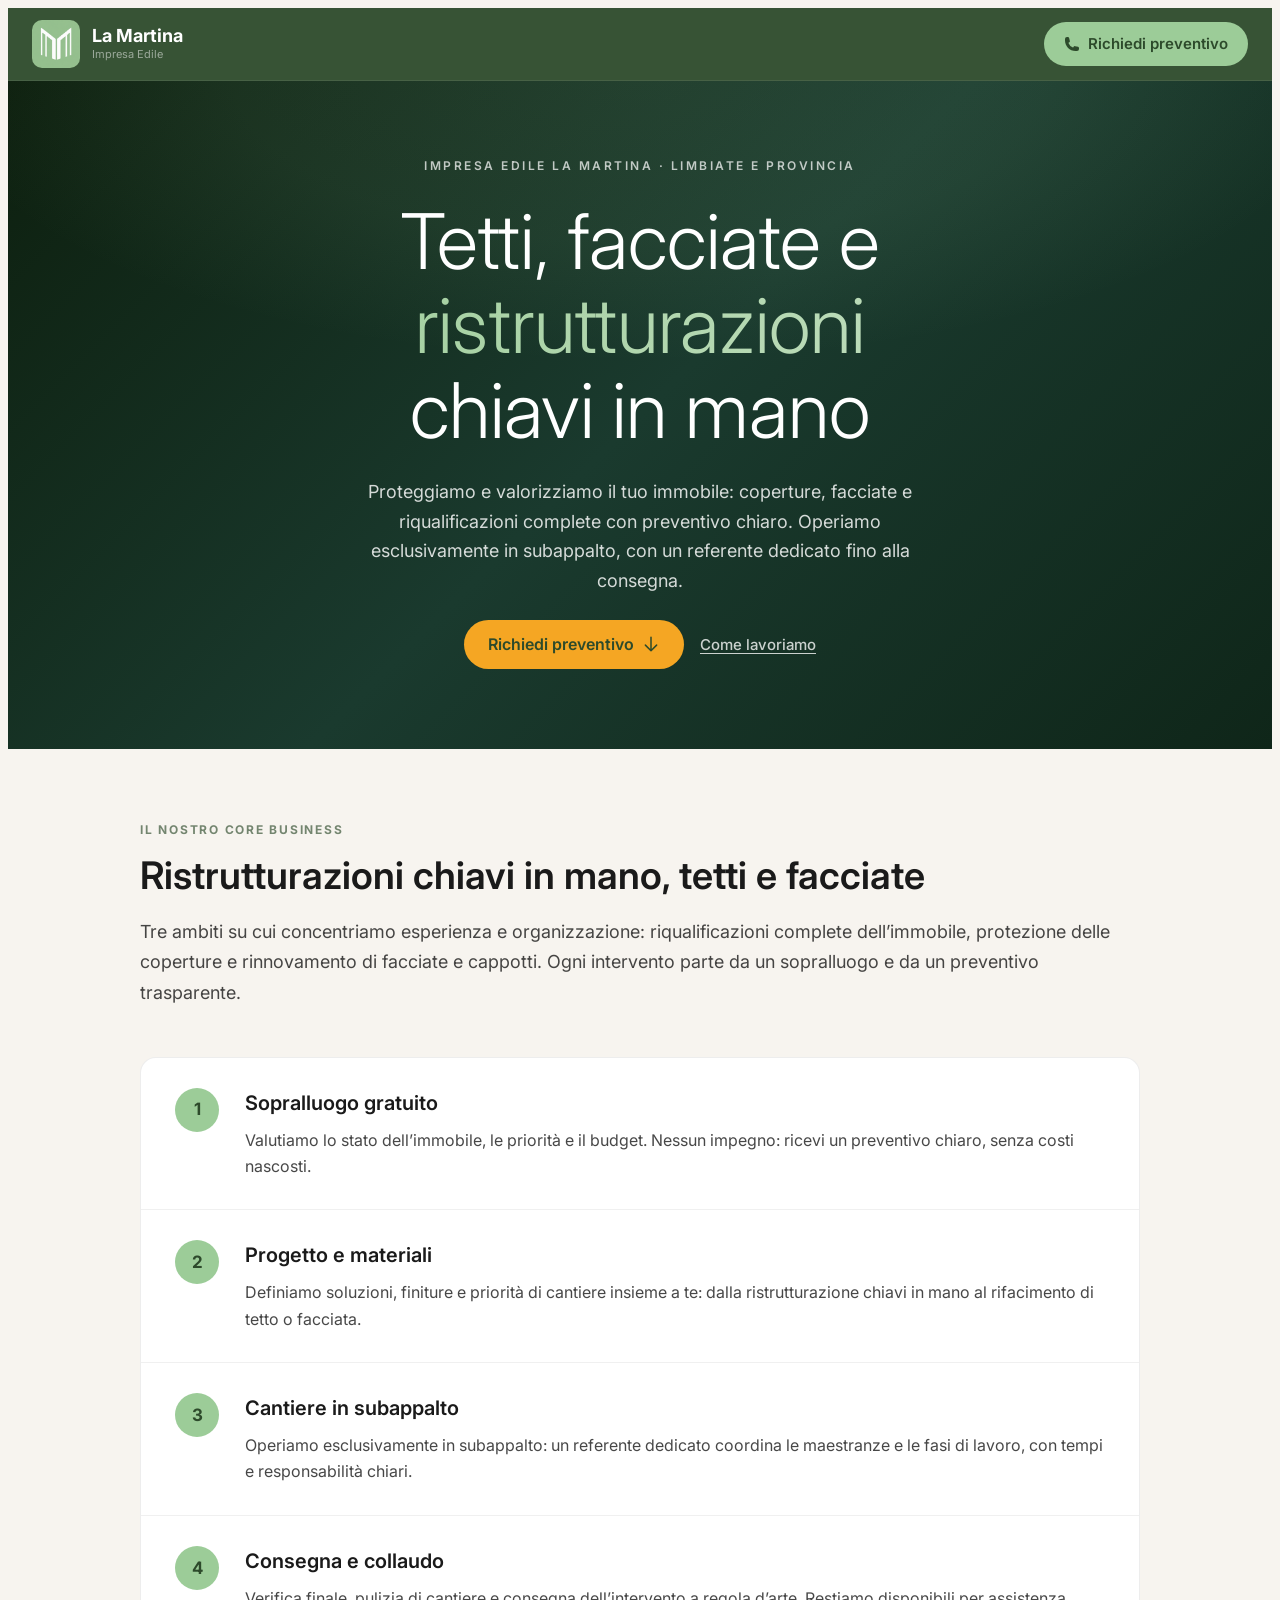
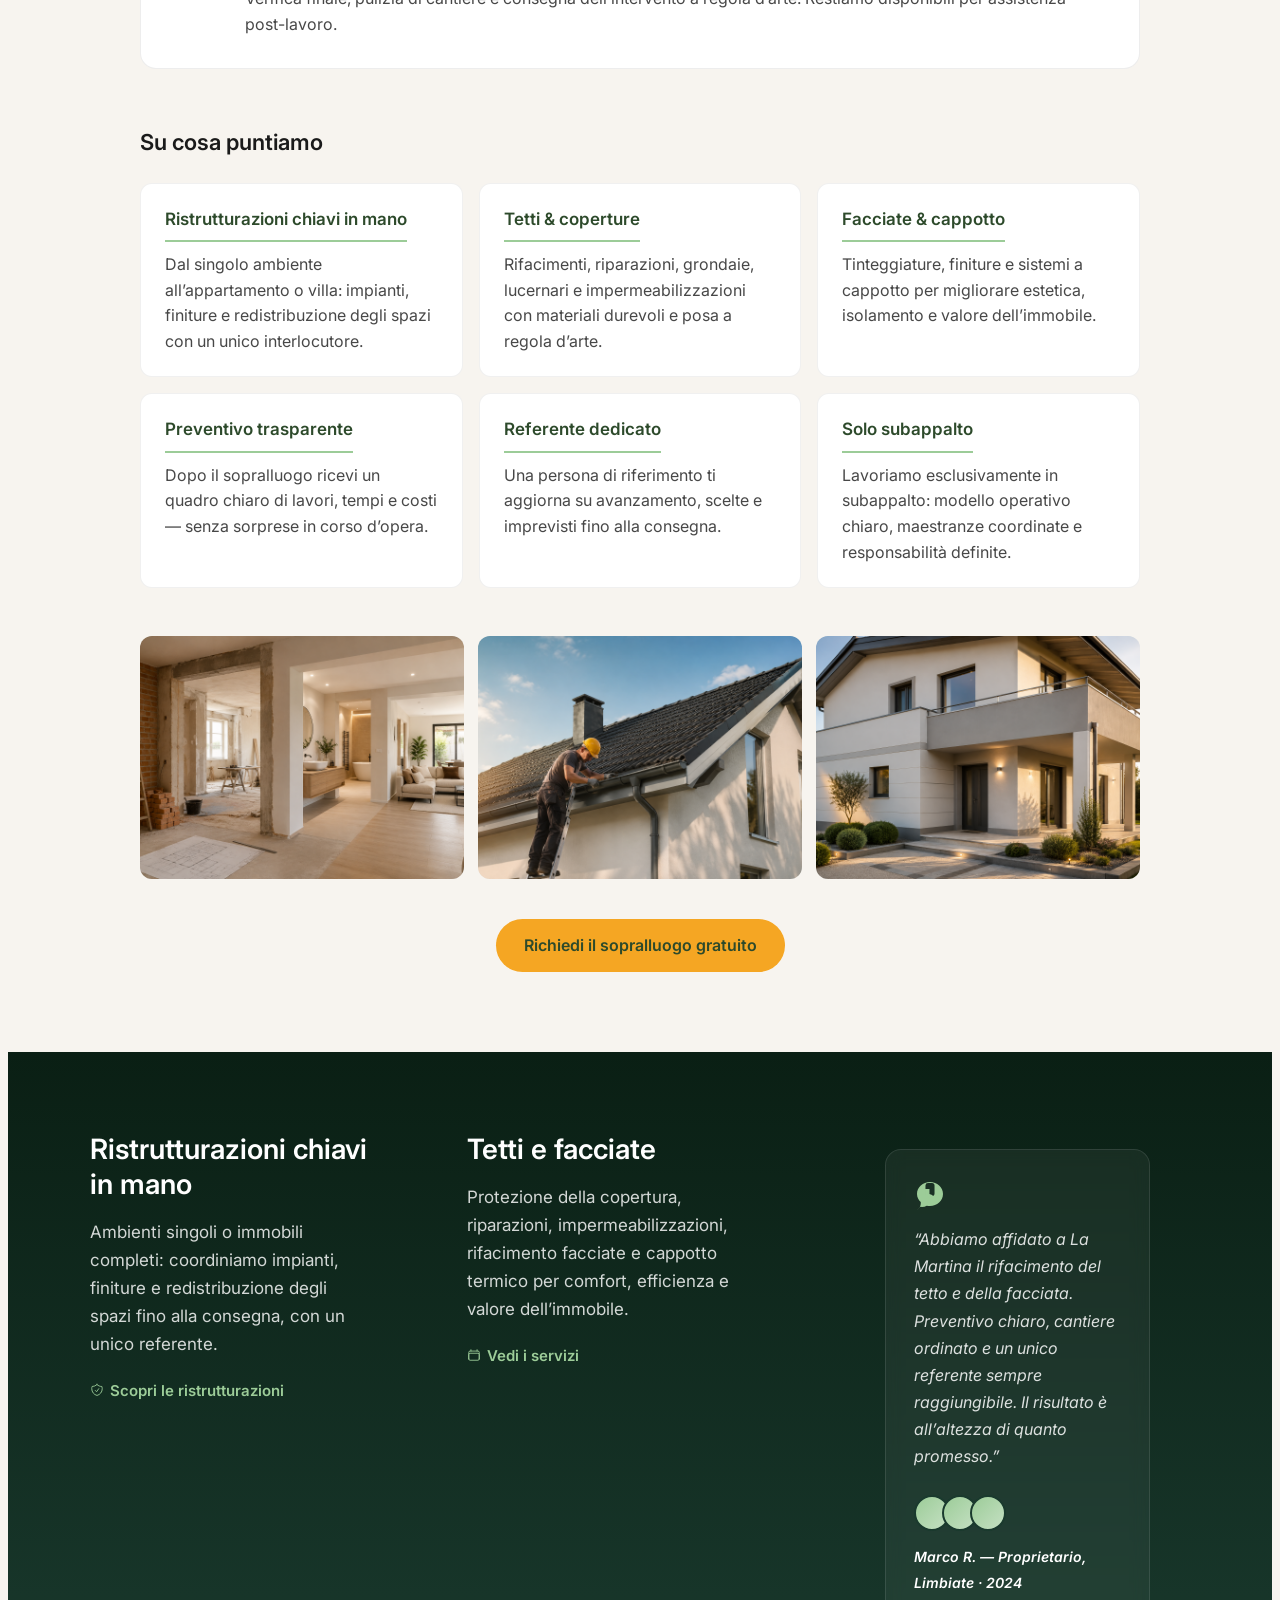
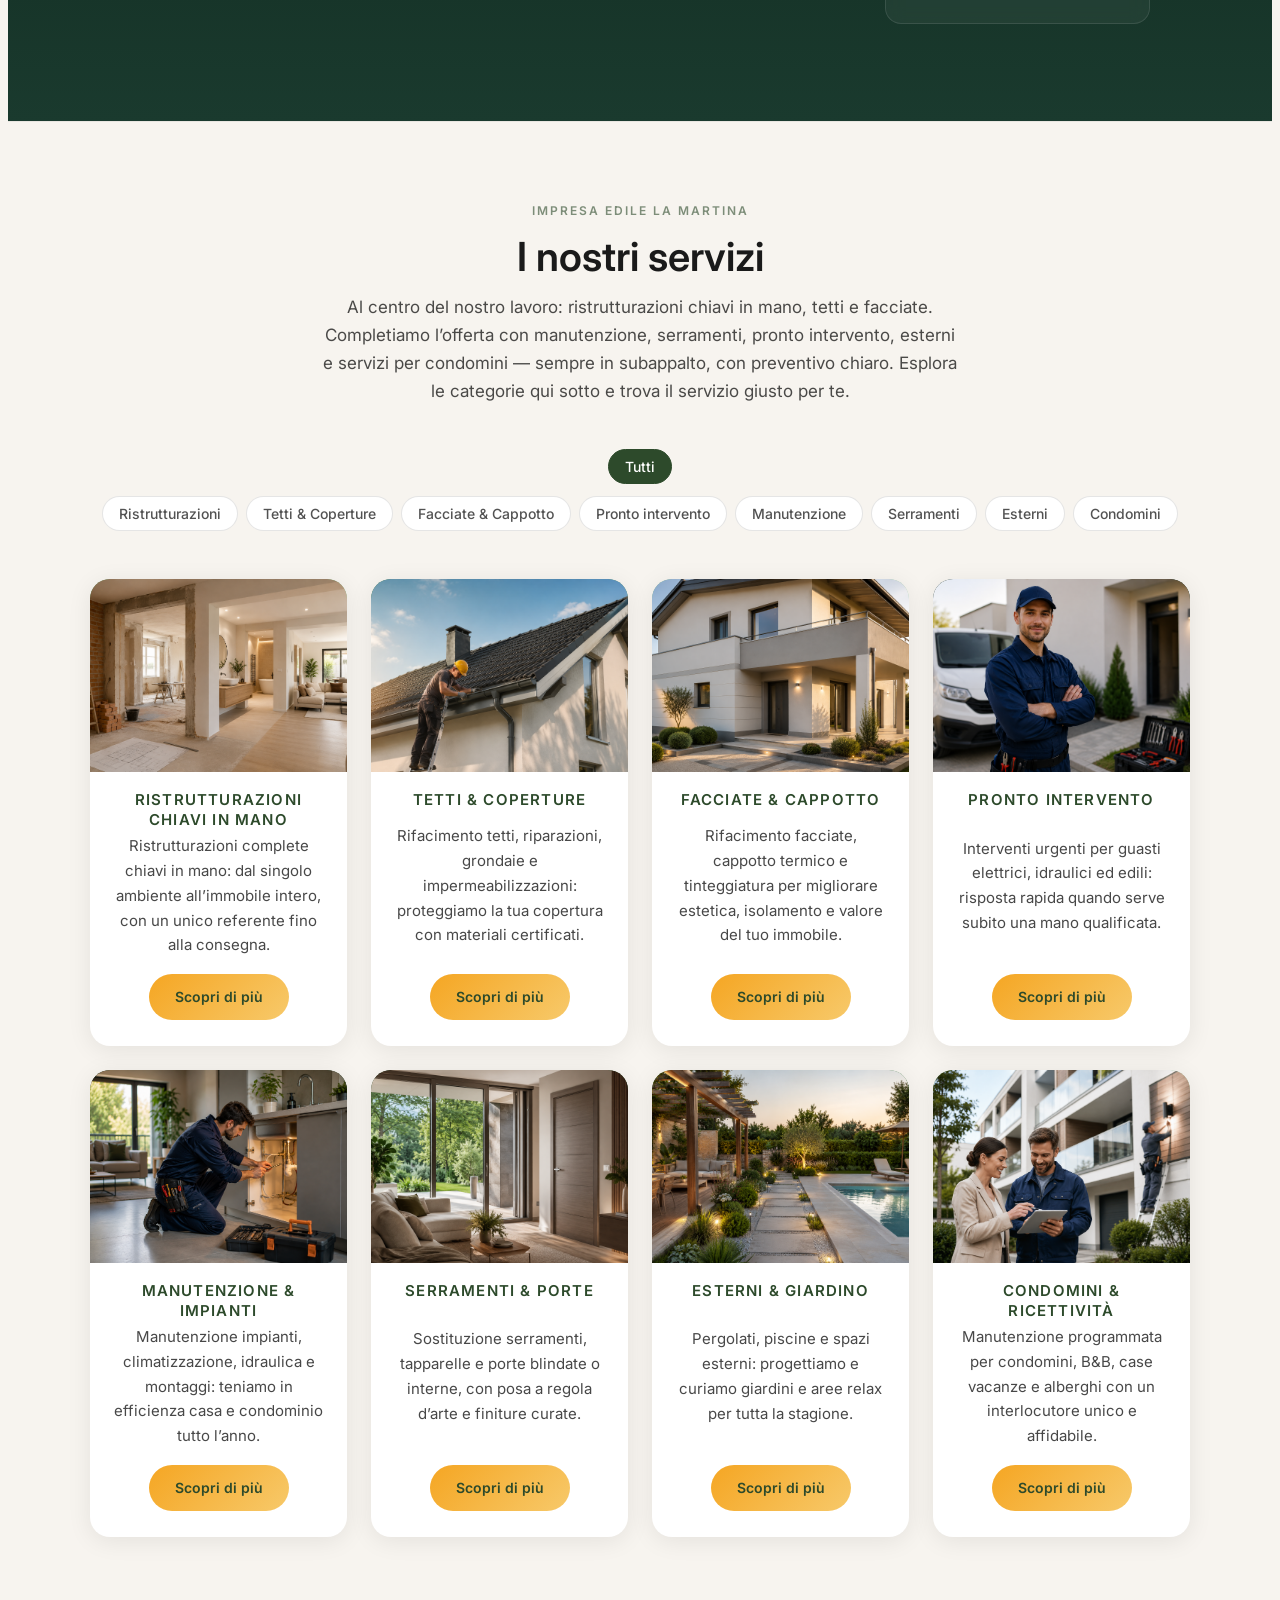
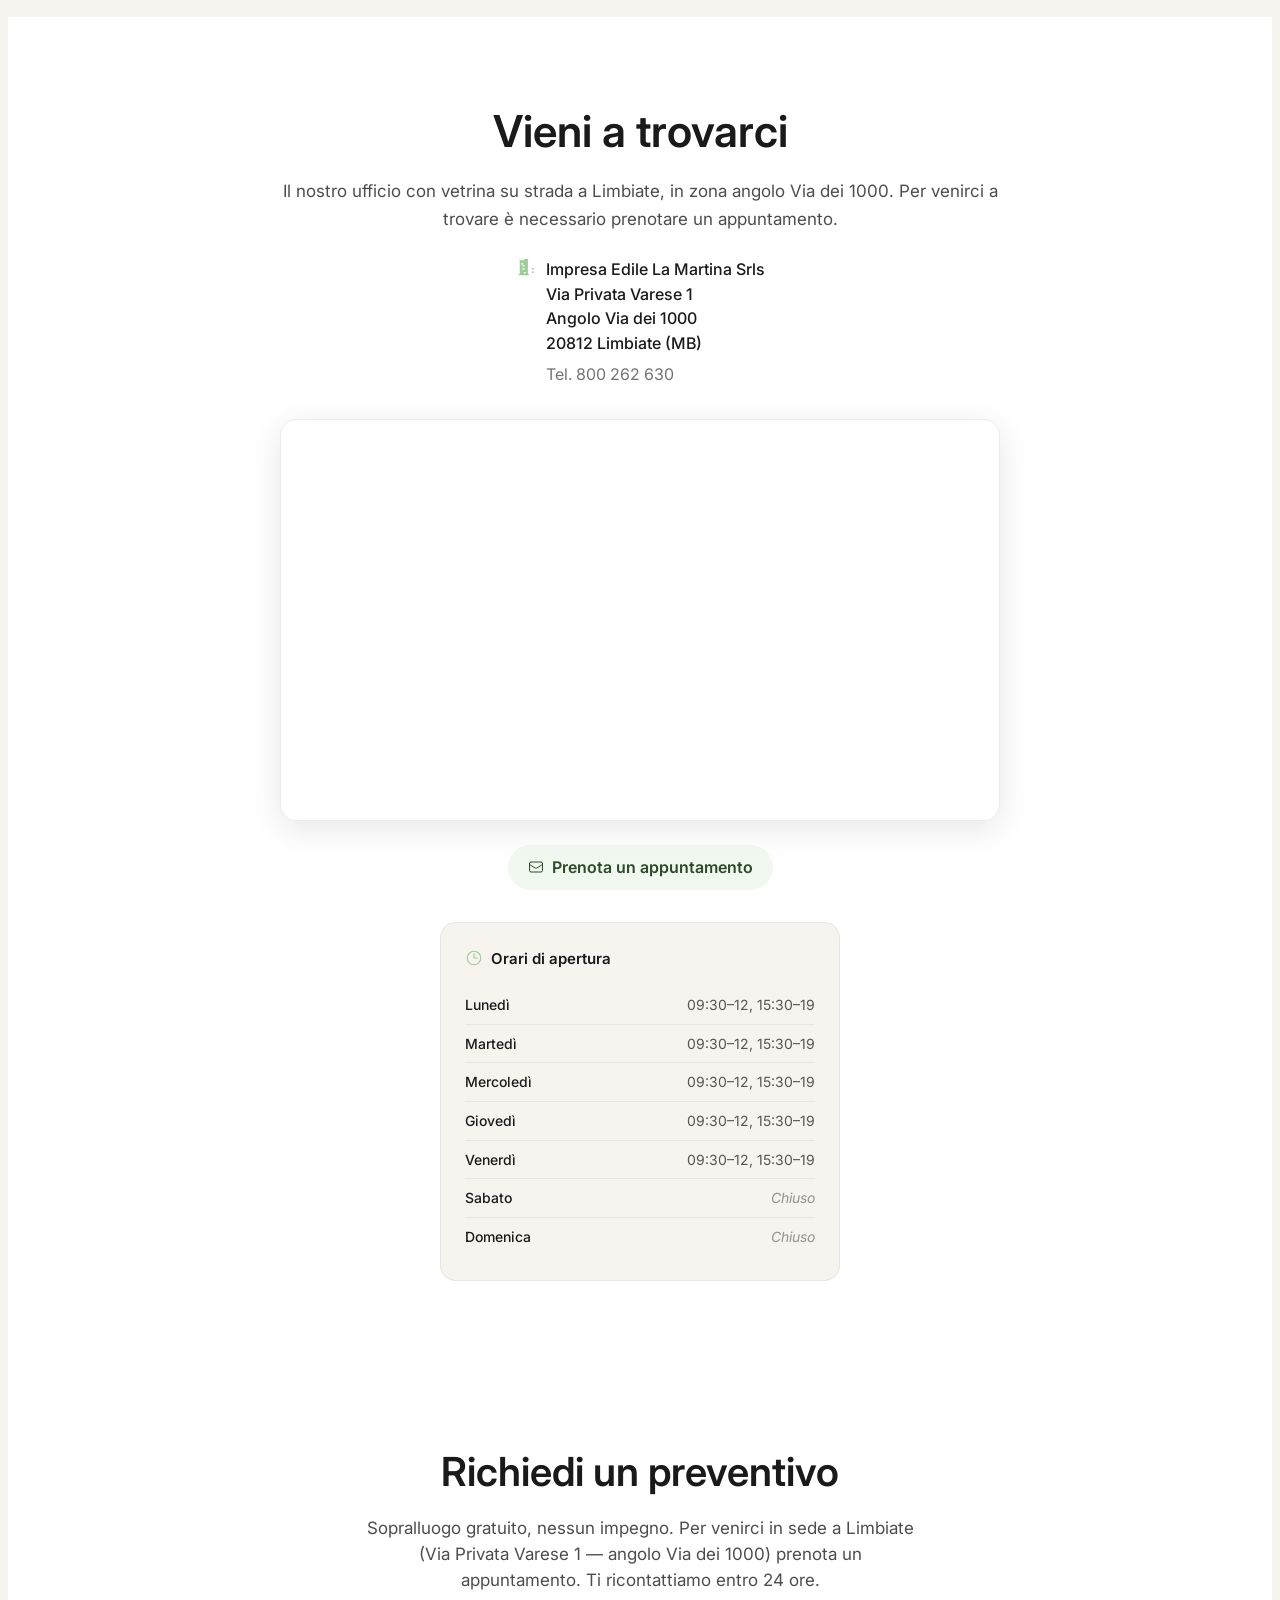
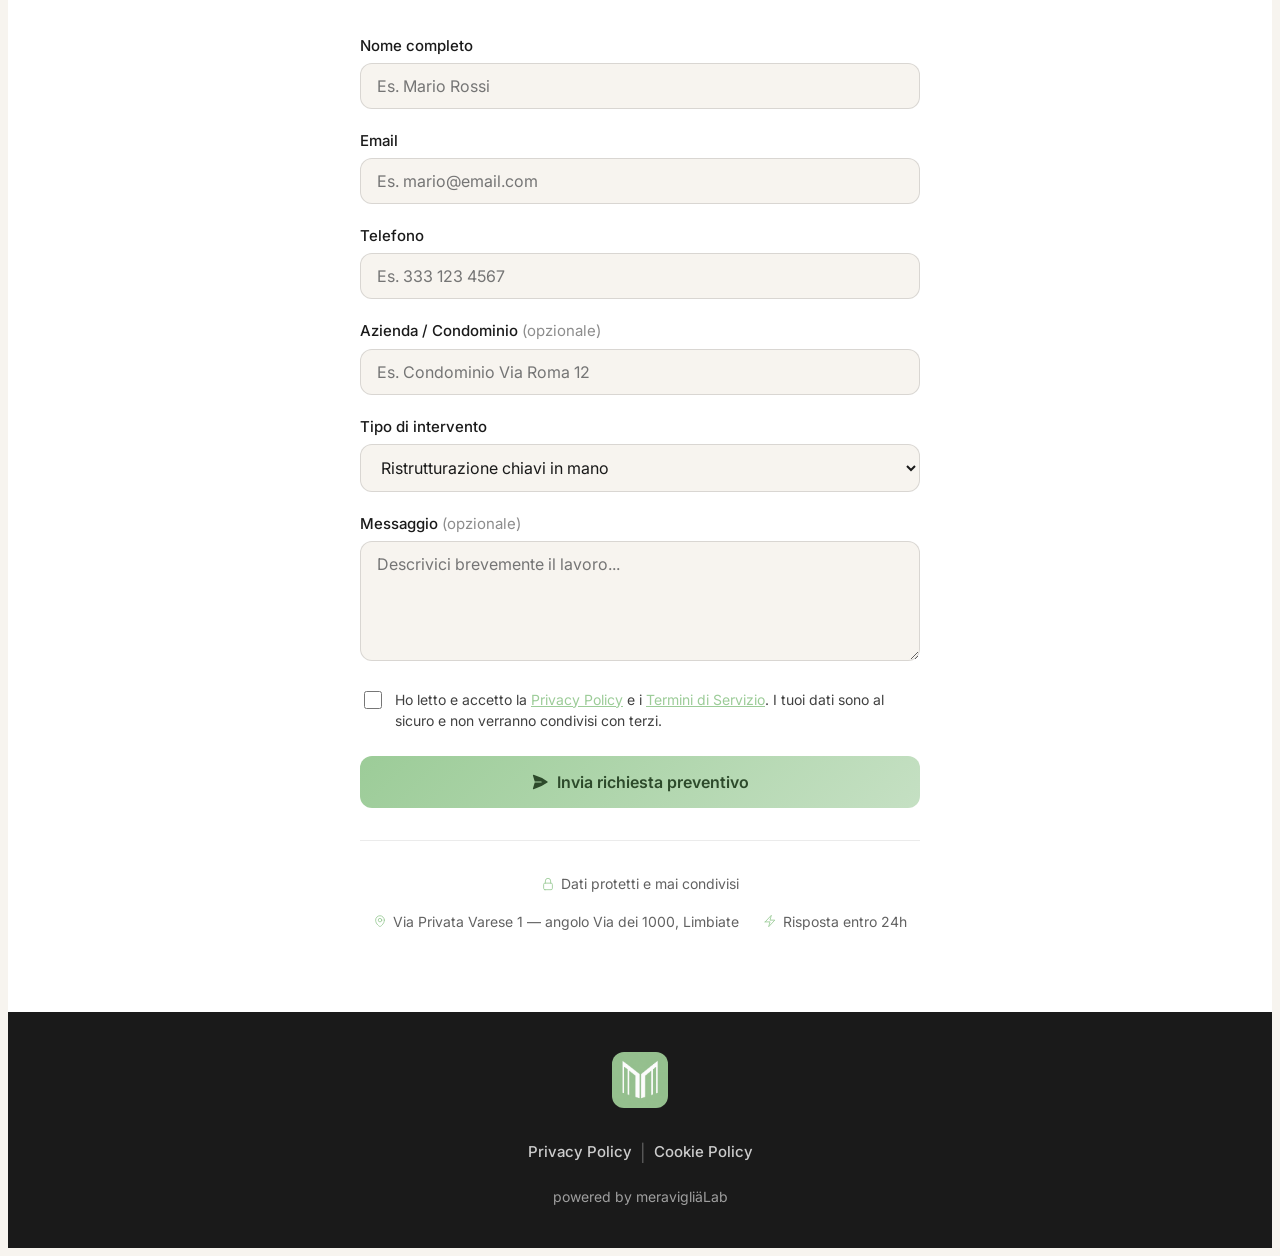
<file: index.html>
<!DOCTYPE html>
<html lang="it">
<head>
  <meta charset="UTF-8">
  <meta name="viewport" content="width=device-width, initial-scale=1.0">
  <meta name="description" content="Tetti, facciate e ristrutturazioni chiavi in mano a Limbiate e provincia — Impresa Edile La Martina. Sopralluogo gratuito, preventivo chiaro.">
  <meta name="theme-color" content="#2d4a2b">
  <meta name="facebook-domain-verification" content="e2395fdz5dbmz8gj86jjhbflkxlhfr" />
  <title>Tetti, Facciate e Ristrutturazioni | Impresa Edile La Martina — Limbiate</title>

  <!-- Open Graph -->
  <meta property="og:title" content="Tetti, facciate e ristrutturazioni chiavi in mano — La Martina">
  <meta property="og:description" content="Impresa edile a Limbiate: tetti, facciate e ristrutturazioni chiavi in mano. Sopralluogo gratuito, preventivo chiaro.">
  <meta property="og:type" content="website">
  <meta property="og:locale" content="it_IT">
  <meta property="og:url" content="https://www.impresaedilelamartina.it/">
  <meta property="og:image" content="Immagini/Logo.png">
  <link rel="canonical" href="https://www.impresaedilelamartina.it/">

  <link rel="icon" href="Immagini/Logo.png" type="image/png">
  <link rel="apple-touch-icon" href="Immagini/Logo.png">

  <!-- Fonts -->
  <link rel="preconnect" href="https://fonts.googleapis.com">
  <link rel="preconnect" href="https://fonts.gstatic.com" crossorigin>
  <link href="https://fonts.googleapis.com/css2?family=Inter:wght@300;400;500;600;700&display=swap" rel="stylesheet">

  <link rel="stylesheet" href="css/styles.css">

  <!-- Structured data — SEO locale -->
  <script type="application/ld+json">
  {
    "@context": "https://schema.org",
    "@type": "HomeAndConstructionBusiness",
    "name": "Impresa Edile La Martina Srls",
    "image": "Immagini/Logo.png",
    "logo": "Immagini/Logo.png",
    "description": "Tetti, facciate e ristrutturazioni chiavi in mano a Limbiate e provincia. Operiamo esclusivamente in subappalto.",
    "url": "https://www.impresaedilelamartina.it/",
    "areaServed": {
      "@type": "GeoCircle",
      "geoMidpoint": { "@type": "GeoCoordinates", "latitude": 45.6, "longitude": 9.13 },
      "geoRadius": "50000"
    },
    "address": {
      "@type": "PostalAddress",
      "streetAddress": "Via Privata Varese 1 — angolo Via dei 1000",
      "addressLocality": "Limbiate",
      "postalCode": "20812",
      "addressRegion": "MB",
      "addressCountry": "IT"
    },
    "telephone": "+39-800-262-630",
    "priceRange": "$$",
    "openingHoursSpecification": [
      { "@type": "OpeningHoursSpecification", "dayOfWeek": "Monday",    "opens": "09:30", "closes": "12:00" },
      { "@type": "OpeningHoursSpecification", "dayOfWeek": "Monday",    "opens": "15:30", "closes": "19:00" },
      { "@type": "OpeningHoursSpecification", "dayOfWeek": "Tuesday",   "opens": "09:30", "closes": "12:00" },
      { "@type": "OpeningHoursSpecification", "dayOfWeek": "Tuesday",   "opens": "15:30", "closes": "19:00" },
      { "@type": "OpeningHoursSpecification", "dayOfWeek": "Wednesday", "opens": "09:30", "closes": "12:00" },
      { "@type": "OpeningHoursSpecification", "dayOfWeek": "Wednesday", "opens": "15:30", "closes": "19:00" },
      { "@type": "OpeningHoursSpecification", "dayOfWeek": "Thursday",  "opens": "09:30", "closes": "12:00" },
      { "@type": "OpeningHoursSpecification", "dayOfWeek": "Thursday",  "opens": "15:30", "closes": "19:00" },
      { "@type": "OpeningHoursSpecification", "dayOfWeek": "Friday",    "opens": "09:30", "closes": "12:00" },
      { "@type": "OpeningHoursSpecification", "dayOfWeek": "Friday",    "opens": "15:30", "closes": "19:00" }
    ]
  }
  </script>
  <!-- Meta Pixel Code -->
  <script>
  !function(f,b,e,v,n,t,s)
  {if(f.fbq)return;n=f.fbq=function(){n.callMethod?
  n.callMethod.apply(n,arguments):n.queue.push(arguments)};
  if(!f._fbq)f._fbq=n;n.push=n;n.loaded=!0;n.version='2.0';
  n.queue=[];t=b.createElement(e);t.async=!0;
  t.src=v;s=b.getElementsByTagName(e)[0];
  s.parentNode.insertBefore(t,s)}(window, document,'script',
  'https://connect.facebook.net/en_US/fbevents.js');
  fbq('init', '1640430614354430');
  fbq('track', 'PageView');
  </script>
  <noscript><img height="1" width="1" style="display:none"
  src="https://www.facebook.com/tr?id=1640430614354430&ev=PageView&noscript=1"
  /></noscript>
  <!-- End Meta Pixel Code -->
</head>
<body>

  <a href="#main" class="skip-link">Vai al contenuto principale</a>

  <!-- ================================================================== -->
  <!-- HEADER -->
  <!-- ================================================================== -->
  <header class="site-header" role="banner">
    <div class="site-header__inner">
      <a href="#" class="site-logo" aria-label="Impresa Edile La Martina — Torna alla home">
        <img
          class="site-logo__img"
          src="Immagini/Logo.png"
          alt=""
          width="48"
          height="48"
          decoding="async">
        <span class="site-logo__text">
          <span class="site-logo__name">La Martina</span>
          <span class="site-logo__tagline">Impresa Edile</span>
        </span>
      </a>

      <a href="#contact" class="btn-cta-nav">
        <svg class="icon" width="16" height="16" viewBox="0 0 24 24" fill="#2d4a2b" aria-hidden="true">
          <path fill-rule="evenodd" d="M1.5 4.5a3 3 0 013-3h1.372c.86 0 1.61.586 1.819 1.42l1.105 4.423a1.875 1.875 0 01-.694 1.955l-1.293.97c-.135.101-.164.249-.126.352a11.285 11.285 0 006.697 6.697c.103.038.25.009.352-.126l.97-1.293a1.875 1.875 0 011.955-.694l4.423 1.105c.834.209 1.42.959 1.42 1.82V19.5a3 3 0 01-3 3h-2.25C8.552 22.5 1.5 15.448 1.5 6.75V4.5z" clip-rule="evenodd"/>
        </svg>
        Richiedi preventivo
      </a>
    </div>
  </header>

  <main id="main">

    <!-- ================================================================== -->
    <!-- HERO — Tetti, facciate, ristrutturazioni -->
    <!-- ================================================================== -->
    <section class="hero hero--offer" aria-labelledby="hero-heading">
      <div class="hero__inner">
        <p class="hero__tagline animate-on-load animate-on-load--delay-1">
          Impresa Edile La Martina · Limbiate e provincia
        </p>

        <h1 id="hero-heading" class="hero__title animate-on-load animate-on-load--delay-2">
          Tetti, facciate e
          <span class="hero__title-accent">ristrutturazioni</span>
          chiavi in mano
        </h1>

        <p class="hero__subtitle animate-on-load animate-on-load--delay-3">
          Proteggiamo e valorizziamo il tuo immobile: coperture, facciate e riqualificazioni
          complete con preventivo chiaro. Operiamo esclusivamente in subappalto,
          con un referente dedicato fino alla consegna.
        </p>

        <div class="hero__actions animate-on-load animate-on-load--delay-4">
          <a href="#contact" class="hero__cta">
            Richiedi preventivo
            <svg class="icon" width="18" height="18" viewBox="0 0 24 24" fill="none" stroke="currentColor" stroke-width="2" aria-hidden="true">
              <path stroke-linecap="round" stroke-linejoin="round" d="M19.5 13.5L12 21m0 0l-7.5-7.5M12 21V3"/>
            </svg>
          </a>
          <a href="#focus" class="hero__link-secondary">Come lavoriamo</a>
        </div>
      </div>
    </section>

    <!-- ================================================================== -->
    <!-- FOCUS — Ristrutturazioni, tetti, facciate -->
    <!-- ================================================================== -->
    <section id="focus" class="bagno-dettaglio" aria-labelledby="focus-heading">
      <div class="bagno-dettaglio__inner">
        <header class="bagno-dettaglio__header reveal">
          <p class="bagno-dettaglio__label">Il nostro core business</p>
          <h2 id="focus-heading" class="bagno-dettaglio__title">Ristrutturazioni chiavi in mano, tetti e facciate</h2>
          <p class="bagno-dettaglio__lead">
            Tre ambiti su cui concentriamo esperienza e organizzazione:
            riqualificazioni complete dell&rsquo;immobile, protezione delle coperture
            e rinnovamento di facciate e cappotti. Ogni intervento parte da un
            sopralluogo e da un preventivo trasparente.
          </p>
        </header>

        <ol class="bagno-dettaglio__steps reveal" aria-label="Le fasi del lavoro">
          <li class="bagno-dettaglio__step">
            <span class="bagno-dettaglio__step-num" aria-hidden="true">1</span>
            <div class="bagno-dettaglio__step-body">
              <h3 class="bagno-dettaglio__step-title">Sopralluogo gratuito</h3>
              <p class="bagno-dettaglio__step-text">
                Valutiamo lo stato dell&rsquo;immobile, le priorit&agrave; e il budget.
                Nessun impegno: ricevi un preventivo chiaro, senza costi nascosti.
              </p>
            </div>
          </li>
          <li class="bagno-dettaglio__step">
            <span class="bagno-dettaglio__step-num" aria-hidden="true">2</span>
            <div class="bagno-dettaglio__step-body">
              <h3 class="bagno-dettaglio__step-title">Progetto e materiali</h3>
              <p class="bagno-dettaglio__step-text">
                Definiamo soluzioni, finiture e priorit&agrave; di cantiere insieme a te:
                dalla ristrutturazione chiavi in mano al rifacimento di tetto o facciata.
              </p>
            </div>
          </li>
          <li class="bagno-dettaglio__step">
            <span class="bagno-dettaglio__step-num" aria-hidden="true">3</span>
            <div class="bagno-dettaglio__step-body">
              <h3 class="bagno-dettaglio__step-title">Cantiere in subappalto</h3>
              <p class="bagno-dettaglio__step-text">
                Operiamo esclusivamente in subappalto: un referente dedicato coordina
                le maestranze e le fasi di lavoro, con tempi e responsabilit&agrave; chiari.
              </p>
            </div>
          </li>
          <li class="bagno-dettaglio__step">
            <span class="bagno-dettaglio__step-num" aria-hidden="true">4</span>
            <div class="bagno-dettaglio__step-body">
              <h3 class="bagno-dettaglio__step-title">Consegna e collaudo</h3>
              <p class="bagno-dettaglio__step-text">
                Verifica finale, pulizia di cantiere e consegna dell&rsquo;intervento
                a regola d&rsquo;arte. Restiamo disponibili per assistenza post-lavoro.
              </p>
            </div>
          </li>
        </ol>

        <div class="bagno-dettaglio__voci reveal">
          <h3 class="bagno-dettaglio__voci-title">Su cosa puntiamo</h3>
          <div class="bagno-dettaglio__voci-grid">
            <article class="bagno-dettaglio__voce">
              <h4 class="bagno-dettaglio__voce-title">Ristrutturazioni chiavi in mano</h4>
              <p class="bagno-dettaglio__voce-text">Dal singolo ambiente all&rsquo;appartamento o villa: impianti, finiture e redistribuzione degli spazi con un unico interlocutore.</p>
            </article>
            <article class="bagno-dettaglio__voce">
              <h4 class="bagno-dettaglio__voce-title">Tetti &amp; coperture</h4>
              <p class="bagno-dettaglio__voce-text">Rifacimenti, riparazioni, grondaie, lucernari e impermeabilizzazioni con materiali durevoli e posa a regola d&rsquo;arte.</p>
            </article>
            <article class="bagno-dettaglio__voce">
              <h4 class="bagno-dettaglio__voce-title">Facciate &amp; cappotto</h4>
              <p class="bagno-dettaglio__voce-text">Tinteggiature, finiture e sistemi a cappotto per migliorare estetica, isolamento e valore dell&rsquo;immobile.</p>
            </article>
            <article class="bagno-dettaglio__voce">
              <h4 class="bagno-dettaglio__voce-title">Preventivo trasparente</h4>
              <p class="bagno-dettaglio__voce-text">Dopo il sopralluogo ricevi un quadro chiaro di lavori, tempi e costi — senza sorprese in corso d&rsquo;opera.</p>
            </article>
            <article class="bagno-dettaglio__voce">
              <h4 class="bagno-dettaglio__voce-title">Referente dedicato</h4>
              <p class="bagno-dettaglio__voce-text">Una persona di riferimento ti aggiorna su avanzamento, scelte e imprevisti fino alla consegna.</p>
            </article>
            <article class="bagno-dettaglio__voce">
              <h4 class="bagno-dettaglio__voce-title">Solo subappalto</h4>
              <p class="bagno-dettaglio__voce-text">Lavoriamo esclusivamente in subappalto: modello operativo chiaro, maestranze coordinate e responsabilit&agrave; definite.</p>
            </article>
          </div>
        </div>

        <div class="bagno-dettaglio__gallery reveal" aria-label="Foto dei nostri lavori">
          <figure class="bagno-dettaglio__photo">
            <div class="bagno-dettaglio__photo-slot" data-image="Immagini/Servizio-ristrutturazioni.jpg">
              <img class="bagno-dettaglio__img" src="Immagini/Servizio-ristrutturazioni.jpg" alt="Ristrutturazione chiavi in mano" width="640" height="480" loading="lazy" decoding="async" onerror="this.hidden=true">
            </div>
          </figure>
          <figure class="bagno-dettaglio__photo">
            <div class="bagno-dettaglio__photo-slot" data-image="Immagini/Servizio-tetti.jpg">
              <img class="bagno-dettaglio__img" src="Immagini/Servizio-tetti.jpg" alt="Lavori su tetti e coperture" width="640" height="480" loading="lazy" decoding="async" onerror="this.hidden=true">
            </div>
          </figure>
          <figure class="bagno-dettaglio__photo">
            <div class="bagno-dettaglio__photo-slot" data-image="Immagini/Servizio-facciate.jpg">
              <img class="bagno-dettaglio__img" src="Immagini/Servizio-facciate.jpg" alt="Rifacimento facciate e cappotto" width="640" height="480" loading="lazy" decoding="async" onerror="this.hidden=true">
            </div>
          </figure>
        </div>

        <div class="bagno-dettaglio__cta-wrap reveal">
          <a href="#contact" class="bagno-dettaglio__cta">Richiedi il sopralluogo gratuito</a>
        </div>
      </div>
    </section>

    <!-- ================================================================== -->
    <!-- Perché sceglierci -->
    <!-- ================================================================== -->
    <section class="stats" aria-labelledby="stats-heading">
      <h2 id="stats-heading" class="visually-hidden">Perché scegliere La Martina</h2>
      <div class="stats__grid">
        <article class="reveal">
          <h3 class="stat__title">Ristrutturazioni chiavi in mano</h3>
          <p class="stat__description">
            Ambienti singoli o immobili completi: coordiniamo impianti, finiture
            e redistribuzione degli spazi fino alla consegna, con un unico referente.
          </p>
          <a href="#servizi-ristrutturazione" class="stat__link" data-service-link="ristrutturazione">
            <svg class="icon" width="14" height="14" viewBox="0 0 24 24" fill="none" stroke="currentColor" stroke-width="1.5" aria-hidden="true">
              <path stroke-linecap="round" stroke-linejoin="round" d="M9 12.75L11.25 15 15 9.75m-3-7.036A11.959 11.959 0 013.598 6 11.99 11.99 0 003 9.749c0 5.592 3.824 10.29 9 11.623 5.176-1.332 9-6.03 9-11.622 0-1.31-.21-2.571-.598-3.751h-.152c-3.196 0-6.1-1.248-8.25-3.285z"/>
            </svg>
            Scopri le ristrutturazioni
          </a>
        </article>

        <article class="reveal reveal--delay-1">
          <h3 class="stat__title">Tetti e facciate</h3>
          <p class="stat__description">
            Protezione della copertura, riparazioni, impermeabilizzazioni,
            rifacimento facciate e cappotto termico per comfort, efficienza
            e valore dell&rsquo;immobile.
          </p>
          <a href="#servizi" class="stat__link">
            <svg class="icon" width="14" height="14" viewBox="0 0 24 24" fill="none" stroke="currentColor" stroke-width="1.5" aria-hidden="true">
              <path stroke-linecap="round" stroke-linejoin="round" d="M6.75 3v2.25M17.25 3v2.25M3 18.75V7.5a2.25 2.25 0 012.25-2.25h13.5A2.25 2.25 0 0121 7.5v11.25m-18 0A2.25 2.25 0 005.25 21h13.5A2.25 2.25 0 0021 18.75m-18 0v-7.5A2.25 2.25 0 015.25 9h13.5A2.25 2.25 0 0121 11.25v7.5"/>
            </svg>
            Vedi i servizi
          </a>
        </article>

        <blockquote class="testimonial reveal reveal--delay-2">
          <svg class="icon testimonial__quote-icon" width="32" height="32" viewBox="0 0 24 24" fill="#9ccc98" aria-hidden="true">
            <path fill-rule="evenodd" d="M4.804 21.644A6.707 6.707 0 006 21.75a6.721 6.721 0 003.583-1.029c.774.182 1.584.279 2.417.279 5.322 0 9.75-3.97 9.75-9 0-5.03-4.428-9-9.75-9s-9.75 3.97-9.75 9c0 2.409 1.197 4.816 2.804 6.045l.006.004.006.004a6.7 6.7 0 01-2.805 6.045zm9.288-8.713A1.89 1.89 0 0113.5 13.5h-3a1.89 1.89 0 01-1.894-1.894v-6A1.89 1.89 0 0110.5 3.75h3a1.89 1.89 0 011.894 1.894v6a1.89 1.89 0 01-1.894 1.894h-3a1.89 1.89 0 01-1.894-1.894V8.25h3v3.75z" clip-rule="evenodd"/>
          </svg>
          <p class="testimonial__text">
            &ldquo;Abbiamo affidato a La Martina il rifacimento del tetto e della facciata.
            Preventivo chiaro, cantiere ordinato e un unico referente sempre raggiungibile.
            Il risultato &egrave; all&rsquo;altezza di quanto promesso.&rdquo;
          </p>
          <div class="testimonial__avatars" aria-hidden="true">
            <span class="testimonial__avatar"></span>
            <span class="testimonial__avatar"></span>
            <span class="testimonial__avatar"></span>
          </div>
          <footer>
            <cite class="testimonial__author">Marco R. — Proprietario, Limbiate · 2024</cite>
          </footer>
        </blockquote>
      </div>
    </section>

    <!-- ================================================================== -->
    <!-- SERVICES CATALOG -->
    <!-- ================================================================== -->
    <section id="servizi" class="services-catalog" aria-labelledby="servizi-heading">
      <div class="services-catalog__header reveal">
        <p class="services-catalog__eyebrow">Impresa Edile La Martina</p>
        <h2 id="servizi-heading" class="services-catalog__title">I nostri servizi</h2>
        <p class="services-catalog__intro">
          Al centro del nostro lavoro: ristrutturazioni chiavi in mano, tetti e facciate.
          Completiamo l&rsquo;offerta con manutenzione, serramenti, pronto intervento,
          esterni e servizi per condomini — sempre in subappalto, con preventivo chiaro.
          Esplora le categorie qui sotto e trova il servizio giusto per te.
        </p>
      </div>

      <div class="services-catalog__nav reveal reveal--delay-1" role="tablist" aria-label="Filtra per categoria">
        <div class="services-catalog__nav-all">
          <button type="button" class="services-tab is-active" role="tab" aria-selected="true" data-service-tab="all">Tutti</button>
        </div>
        <div class="services-catalog__nav-categories">
          <button type="button" class="services-tab" role="tab" aria-selected="false" data-service-tab="ristrutturazione">Ristrutturazioni</button>
          <button type="button" class="services-tab" role="tab" aria-selected="false" data-service-tab="tetti">Tetti &amp; Coperture</button>
          <button type="button" class="services-tab" role="tab" aria-selected="false" data-service-tab="facciate">Facciate &amp; Cappotto</button>
          <button type="button" class="services-tab" role="tab" aria-selected="false" data-service-tab="pronto">Pronto intervento</button>
          <button type="button" class="services-tab" role="tab" aria-selected="false" data-service-tab="manutenzione">Manutenzione</button>
          <button type="button" class="services-tab" role="tab" aria-selected="false" data-service-tab="serramenti">Serramenti</button>
          <button type="button" class="services-tab" role="tab" aria-selected="false" data-service-tab="esterni">Esterni</button>
          <button type="button" class="services-tab" role="tab" aria-selected="false" data-service-tab="condomini">Condomini</button>
        </div>
      </div>

      <div class="services-catalog__panels">
        <article id="servizi-ristrutturazione" class="service-panel service-panel--ristrutturazione reveal" data-service-panel="ristrutturazione" role="tabpanel">
          <div class="service-panel__card">
            <div class="service-panel__media">
              <div class="service-panel__photo-slot" data-image="Immagini/Servizio-ristrutturazioni.jpg">
                <img class="service-panel__img" src="Immagini/Servizio-ristrutturazioni.jpg" alt="" width="640" height="480" loading="lazy" decoding="async" onerror="this.hidden=true">
              </div>
            </div>
            <div class="service-panel__body">
              <h3 class="service-panel__title">Ristrutturazioni chiavi in mano</h3>
              <p class="service-panel__text">Ristrutturazioni complete chiavi in mano: dal singolo ambiente all&rsquo;immobile intero, con un unico referente fino alla consegna.</p>
              <a href="#servizi-ristrutturazione" class="service-panel__cta" data-service-link="ristrutturazione">Scopri di più</a>
            </div>
          </div>
          <div class="service-panel__detail">
            <div class="service-panel__detail-content">
              <h3 class="service-panel__detail-title">Ristrutturazioni chiavi in mano</h3>
              <p class="service-panel__detail-text">Dal rifacimento di un singolo ambiente alla ristrutturazione completa della casa: progettiamo, coordiniamo e realizziamo ogni fase con un unico referente che ti segue fino alla consegna.</p>
              <p class="service-panel__detail-text">Operiamo esclusivamente in subappalto: impianti, finiture, redistribuzione degli spazi e lavori strutturali con preventivo chiaro, cantiere organizzato e pulizia finale inclusa.</p>
            </div>
            <div class="service-panel__detail-media">
              <div class="service-panel__photo-slot" data-image="Immagini/Servizio-ristrutturazioni.jpg">
                <img class="service-panel__img" src="Immagini/Servizio-ristrutturazioni.jpg" alt="Ristrutturazioni interne" width="800" height="600" loading="lazy" decoding="async" onerror="this.hidden=true">
              </div>
            </div>
          </div>
        </article>

        <article id="servizi-tetti" class="service-panel service-panel--tetti reveal reveal--delay-1" data-service-panel="tetti" role="tabpanel">
          <div class="service-panel__card">
            <div class="service-panel__media">
              <div class="service-panel__photo-slot" data-image="Immagini/Servizio-tetti.jpg">
                <img class="service-panel__img" src="Immagini/Servizio-tetti.jpg" alt="" width="640" height="480" loading="lazy" decoding="async" onerror="this.hidden=true">
              </div>
            </div>
            <div class="service-panel__body">
              <h3 class="service-panel__title">Tetti &amp; Coperture</h3>
              <p class="service-panel__text">Rifacimento tetti, riparazioni, grondaie e impermeabilizzazioni: proteggiamo la tua copertura con materiali certificati.</p>
              <a href="#servizi-tetti" class="service-panel__cta" data-service-link="tetti">Scopri di più</a>
            </div>
          </div>
          <div class="service-panel__detail">
            <div class="service-panel__detail-content">
              <h3 class="service-panel__detail-title">Qualit&agrave; certificata, protezione garantita</h3>
              <p class="service-panel__detail-text">Il tetto &egrave; la prima barriera della tua casa: ci occupiamo di rifacimenti completi, riparazioni localizzate, sostituzione lucernari e manutenzione di grondaie e pluviali con materiali durevoli e posa a regola d&rsquo;arte.</p>
              <p class="service-panel__detail-text">Eseguiamo anche impermeabilizzazione delle coperture, per condomini e abitazioni private. Ogni intervento parte da un sopralluogo e da un preventivo trasparente.</p>
            </div>
            <div class="service-panel__detail-media">
              <div class="service-panel__photo-slot" data-image="Immagini/Servizio-tetti.jpg">
                <img class="service-panel__img" src="Immagini/Servizio-tetti.jpg" alt="Tetti e coperture" width="800" height="600" loading="lazy" decoding="async" onerror="this.hidden=true">
              </div>
            </div>
          </div>
        </article>

        <article id="servizi-facciate" class="service-panel service-panel--facciate reveal reveal--delay-2" data-service-panel="facciate" role="tabpanel">
          <div class="service-panel__card">
            <div class="service-panel__media">
              <div class="service-panel__photo-slot" data-image="Immagini/Servizio-facciate.jpg">
                <img class="service-panel__img" src="Immagini/Servizio-facciate.jpg" alt="" width="640" height="480" loading="lazy" decoding="async" onerror="this.hidden=true">
              </div>
            </div>
            <div class="service-panel__body">
              <h3 class="service-panel__title">Facciate &amp; Cappotto</h3>
              <p class="service-panel__text">Rifacimento facciate, cappotto termico e tinteggiatura per migliorare estetica, isolamento e valore del tuo immobile.</p>
              <a href="#servizi-facciate" class="service-panel__cta" data-service-link="facciate">Scopri di più</a>
            </div>
          </div>
          <div class="service-panel__detail">
            <div class="service-panel__detail-content">
              <h3 class="service-panel__detail-title">Estetica, isolamento e valore al tuo immobile</h3>
              <p class="service-panel__detail-text">Rinnoviamo facciate condominiali e villette con tinteggiature, finiture e sistemi a cappotto termico che migliorano il comfort abitativo e riducono i consumi energetici.</p>
              <p class="service-panel__detail-text">Gestiamo ponteggi, preparazione dei supporti e scelta dei materiali insieme a te, con un risultato curato e duraturo. Ideale per valorizzare l&rsquo;immobile prima di una vendita o dopo anni di usura.</p>
            </div>
            <div class="service-panel__detail-media">
              <div class="service-panel__photo-slot" data-image="Immagini/Servizio-facciate.jpg">
                <img class="service-panel__img" src="Immagini/Servizio-facciate.jpg" alt="Facciate e cappotto termico" width="800" height="600" loading="lazy" decoding="async" onerror="this.hidden=true">
              </div>
            </div>
          </div>
        </article>

        <article id="servizi-pronto" class="service-panel service-panel--pronto reveal" data-service-panel="pronto" role="tabpanel">
          <div class="service-panel__card">
            <div class="service-panel__media">
              <div class="service-panel__photo-slot" data-image="Immagini/Servizio-pronto-intervento.jpg">
                <img class="service-panel__img" src="Immagini/Servizio-pronto-intervento.jpg" alt="" width="640" height="480" loading="lazy" decoding="async" onerror="this.hidden=true">
              </div>
            </div>
            <div class="service-panel__body">
              <h3 class="service-panel__title">Pronto intervento</h3>
              <p class="service-panel__text">Interventi urgenti per guasti elettrici, idraulici ed edili: risposta rapida quando serve subito una mano qualificata.</p>
              <a href="#servizi-pronto" class="service-panel__cta" data-service-link="pronto">Scopri di più</a>
            </div>
          </div>
          <div class="service-panel__detail">
            <div class="service-panel__detail-content">
              <h3 class="service-panel__detail-title">Quando serve subito, ci siamo noi</h3>
              <p class="service-panel__detail-text">Perdite d&rsquo;acqua, blackout, tubature rotte o danni improvvisi: il nostro servizio di pronto intervento mette a disposizione tecnici qualificati per risolvere il problema in tempi rapidi.</p>
              <p class="service-panel__detail-text">Interveniamo su guasti elettrici e idraulici ed emergenze edili. Chiama e troviamo la soluzione in tempi rapidi.</p>
            </div>
            <div class="service-panel__detail-media">
              <div class="service-panel__photo-slot" data-image="Immagini/Servizio-pronto-intervento.jpg">
                <img class="service-panel__img" src="Immagini/Servizio-pronto-intervento.jpg" alt="Pronto intervento" width="800" height="600" loading="lazy" decoding="async" onerror="this.hidden=true">
              </div>
            </div>
          </div>
        </article>

        <article id="servizi-manutenzione" class="service-panel service-panel--manutenzione reveal reveal--delay-1" data-service-panel="manutenzione" role="tabpanel">
          <div class="service-panel__card">
            <div class="service-panel__media">
              <div class="service-panel__photo-slot" data-image="Immagini/Servizio-manutenzione.jpg">
                <img class="service-panel__img" src="Immagini/Servizio-manutenzione.jpg" alt="" width="640" height="480" loading="lazy" decoding="async" onerror="this.hidden=true">
              </div>
            </div>
            <div class="service-panel__body">
              <h3 class="service-panel__title">Manutenzione &amp; impianti</h3>
              <p class="service-panel__text">Manutenzione impianti, climatizzazione, idraulica e montaggi: teniamo in efficienza casa e condominio tutto l&rsquo;anno.</p>
              <a href="#servizi-manutenzione" class="service-panel__cta" data-service-link="manutenzione">Scopri di più</a>
            </div>
          </div>
          <div class="service-panel__detail">
            <div class="service-panel__detail-content">
              <h3 class="service-panel__detail-title">La tua casa sempre in ordine</h3>
              <p class="service-panel__detail-text">Dalla manutenzione ordinaria agli interventi programmati su impianti idraulici, elettrici e di climatizzazione: ci occupiamo di tenere la tua abitazione o il tuo condominio efficiente e sicuro nel tempo.</p>
              <p class="service-panel__detail-text">Montaggi, piccole riparazioni e controlli periodici con un unico referente che conosce l&rsquo;immobile e interviene con rapidit&agrave;, evitando che un piccolo guasto diventi un problema costoso.</p>
            </div>
            <div class="service-panel__detail-media">
              <div class="service-panel__photo-slot" data-image="Immagini/Servizio-manutenzione.jpg">
                <img class="service-panel__img" src="Immagini/Servizio-manutenzione.jpg" alt="Manutenzione e impianti" width="800" height="600" loading="lazy" decoding="async" onerror="this.hidden=true">
              </div>
            </div>
          </div>
        </article>

        <article id="servizi-serramenti" class="service-panel service-panel--serramenti reveal reveal--delay-2" data-service-panel="serramenti" role="tabpanel">
          <div class="service-panel__card">
            <div class="service-panel__media">
              <div class="service-panel__photo-slot" data-image="Immagini/Servizio-serramenti.jpg">
                <img class="service-panel__img" src="Immagini/Servizio-serramenti.jpg" alt="" width="640" height="480" loading="lazy" decoding="async" onerror="this.hidden=true">
              </div>
            </div>
            <div class="service-panel__body">
              <h3 class="service-panel__title">Serramenti &amp; porte</h3>
              <p class="service-panel__text">Sostituzione serramenti, tapparelle e porte blindate o interne, con posa a regola d&rsquo;arte e finiture curate.</p>
              <a href="#servizi-serramenti" class="service-panel__cta" data-service-link="serramenti">Scopri di più</a>
            </div>
          </div>
          <div class="service-panel__detail">
            <div class="service-panel__detail-content">
              <h3 class="service-panel__detail-title">Comfort, sicurezza e risparmio energetico</h3>
              <p class="service-panel__detail-text">Sostituiamo finestre, portefinestre, tapparelle e porte blindate o interne con materiali di qualit&agrave; e posa certificata. Miglioriamo isolamento acustico e termico, riducendo dispersioni e bollette.</p>
              <p class="service-panel__detail-text">Ti guidiamo nella scelta tra PVC, alluminio e legno-alluminio, curiamo ogni dettaglio di finitura e smaltiamo il vecchio materiale. Un investimento che si vede e si sente ogni giorno.</p>
            </div>
            <div class="service-panel__detail-media">
              <div class="service-panel__photo-slot" data-image="Immagini/Servizio-serramenti.jpg">
                <img class="service-panel__img" src="Immagini/Servizio-serramenti.jpg" alt="Serramenti e porte" width="800" height="600" loading="lazy" decoding="async" onerror="this.hidden=true">
              </div>
            </div>
          </div>
        </article>

        <article id="servizi-esterni" class="service-panel service-panel--esterni reveal reveal--delay-1" data-service-panel="esterni" role="tabpanel">
          <div class="service-panel__card">
            <div class="service-panel__media">
              <div class="service-panel__photo-slot" data-image="Immagini/Servizio-esterni.jpg">
                <img class="service-panel__img" src="Immagini/Servizio-esterni.jpg" alt="" width="640" height="480" loading="lazy" decoding="async" onerror="this.hidden=true">
              </div>
            </div>
            <div class="service-panel__body">
              <h3 class="service-panel__title">Esterni &amp; giardino</h3>
              <p class="service-panel__text">Pergolati, piscine e spazi esterni: progettiamo e curiamo giardini e aree relax per tutta la stagione.</p>
              <a href="#servizi-esterni" class="service-panel__cta" data-service-link="esterni">Scopri di più</a>
            </div>
          </div>
          <div class="service-panel__detail">
            <div class="service-panel__detail-content">
              <h3 class="service-panel__detail-title">Spazi esterni da vivere tutto l&rsquo;anno</h3>
              <p class="service-panel__detail-text">Progettiamo e realizziamo pergolati, coperture, pavimentazioni e aree piscina per trasformare il tuo giardino in un vero spazio da vivere, curato in ogni stagione.</p>
              <p class="service-panel__detail-text">Dalla manutenzione del verde alle strutture in legno e metallo, coordiniamo ogni fase con materiali resistenti alle intemperie e finiture di pregio. Il tuo angolo di relax, pensato su misura.</p>
            </div>
            <div class="service-panel__detail-media">
              <div class="service-panel__photo-slot" data-image="Immagini/Servizio-esterni.jpg">
                <img class="service-panel__img" src="Immagini/Servizio-esterni.jpg" alt="Esterni e giardino" width="800" height="600" loading="lazy" decoding="async" onerror="this.hidden=true">
              </div>
            </div>
          </div>
        </article>

        <article id="servizi-condomini" class="service-panel service-panel--condomini reveal reveal--delay-2" data-service-panel="condomini" role="tabpanel">
          <div class="service-panel__card">
            <div class="service-panel__media">
              <div class="service-panel__photo-slot" data-image="Immagini/Servizio-condomini.jpg">
                <img class="service-panel__img" src="Immagini/Servizio-condomini.jpg" alt="" width="640" height="480" loading="lazy" decoding="async" onerror="this.hidden=true">
              </div>
            </div>
            <div class="service-panel__body">
              <h3 class="service-panel__title">Condomini &amp; ricettività</h3>
              <p class="service-panel__text">Manutenzione programmata per condomini, B&amp;B, case vacanze e alberghi con un interlocutore unico e affidabile.</p>
              <a href="#servizi-condomini" class="service-panel__cta" data-service-link="condomini">Scopri di più</a>
            </div>
          </div>
          <div class="service-panel__detail">
            <div class="service-panel__detail-content">
              <h3 class="service-panel__detail-title">Un partner per amministratori e strutture ricettive</h3>
              <p class="service-panel__detail-text">Offriamo manutenzione programmata e interventi su misura per condomini, B&amp;B, case vacanze e alberghi: un unico referente per facciate, parti comuni, impianti e piccoli lavori urgenti.</p>
              <p class="service-panel__detail-text">Pianifichiamo gli interventi in base alle esigenze del condominio o della struttura, con report chiari e tempi rispettati. Meno stress per l&rsquo;amministratore, più tranquillit&agrave; per condomini e ospiti.</p>
            </div>
            <div class="service-panel__detail-media">
              <div class="service-panel__photo-slot" data-image="Immagini/Servizio-condomini.jpg">
                <img class="service-panel__img" src="Immagini/Servizio-condomini.jpg" alt="Condomini e ricettività" width="800" height="600" loading="lazy" decoding="async" onerror="this.hidden=true">
              </div>
            </div>
          </div>
        </article>
      </div>
    </section>

    <!-- ================================================================== -->
    <!-- VISIT US -->
    <!-- ================================================================== -->
    <section id="visit" class="visit" aria-labelledby="visit-heading">
      <div class="visit__inner reveal">
        <h2 id="visit-heading" class="visit__title">Vieni a trovarci</h2>
        <p class="visit__subtitle">
          Il nostro ufficio con vetrina su strada a Limbiate, in zona angolo Via dei 1000.
          Per venirci a trovare &egrave; necessario prenotare un appuntamento.
        </p>

        <address class="visit__address">
          <svg class="icon" width="20" height="20" viewBox="0 0 24 24" fill="#9ccc98" aria-hidden="true">
            <path fill-rule="evenodd" d="M4.5 2.25a.75.75 0 000 1.5v16.5h-.75a.75.75 0 000 1.5H15a.75.75 0 000-1.5h-.75V3.75a.75.75 0 000-1.5h-3.75a.75.75 0 00-.75.75v.75H4.5zm2.25 5.25a.75.75 0 000 1.5h1.5a.75.75 0 000-1.5H6.75zm.75 3a.75.75 0 01.75-.75h1.5a.75.75 0 010 1.5H8.25a.75.75 0 01-.75-.75zm.75 3a.75.75 0 000 1.5h1.5a.75.75 0 000-1.5H8.25zM9 18.75a.75.75 0 01.75-.75h1.5a.75.75 0 010 1.5H9.75a.75.75 0 01-.75-.75zM18 12a.75.75 0 000-1.5h1.5a.75.75 0 000 1.5H18zm.75 2.25a.75.75 0 01.75-.75h1.5a.75.75 0 010 1.5h-1.5a.75.75 0 01-.75-.75zm.75 3a.75.75 0 000 1.5h1.5a.75.75 0 000-1.5h-1.5z" clip-rule="evenodd"/>
          </svg>
          <span>
            Impresa Edile La Martina Srls<br>
            Via Privata Varese 1<br>
            Angolo Via dei 1000<br>
            20812 Limbiate (MB)<br>
            <span class="visit__phone">Tel. 800 262 630</span>
          </span>
        </address>

        <div class="visit__map">
          <iframe
            class="visit__map-frame"
            title="Mappa — Sede La Martina, Via Privata Varese 1 angolo Via dei 1000, Limbiate"
            src="https://maps.google.com/maps?q=Via+Privata+Varese+1,+20812+Limbiate+MB&amp;output=embed&amp;z=17"
            loading="lazy"
            referrerpolicy="no-referrer-when-downgrade"
            allowfullscreen>
          </iframe>
        </div>

        <div class="visit__contact">
          <a href="#contact" class="visit__action-btn visit__action-btn--solo">
            <svg class="icon" width="16" height="16" viewBox="0 0 24 24" fill="none" stroke="currentColor" stroke-width="1.5" aria-hidden="true">
              <path stroke-linecap="round" stroke-linejoin="round" d="M21.75 6.75v10.5a2.25 2.25 0 01-2.25 2.25h-15a2.25 2.25 0 01-2.25-2.25V6.75m19.5 0A2.25 2.25 0 0019.5 4.5h-15a2.25 2.25 0 00-2.25 2.25m19.5 0v.243a2.25 2.25 0 01-1.07 1.916l-7.5 4.615a2.25 2.25 0 01-2.36 0L3.32 8.91a2.25 2.25 0 01-1.07-1.916V6.75"/>
            </svg>
            Prenota un appuntamento
          </a>

          <div class="visit__hours">
            <h3 class="visit__hours-title">
              <svg class="icon" width="18" height="18" viewBox="0 0 24 24" fill="none" stroke="currentColor" stroke-width="1.5" aria-hidden="true">
                <path stroke-linecap="round" stroke-linejoin="round" d="M12 6v6h4.5m4.5 0a9 9 0 11-18 0 9 9 0 0118 0z"/>
              </svg>
              Orari di apertura
            </h3>
            <dl class="hours-list">
              <div class="hours-list__row">
                <dt>Lunedì</dt>
                <dd>09:30–12, 15:30–19</dd>
              </div>
              <div class="hours-list__row">
                <dt>Martedì</dt>
                <dd>09:30–12, 15:30–19</dd>
              </div>
              <div class="hours-list__row">
                <dt>Mercoledì</dt>
                <dd>09:30–12, 15:30–19</dd>
              </div>
              <div class="hours-list__row">
                <dt>Giovedì</dt>
                <dd>09:30–12, 15:30–19</dd>
              </div>
              <div class="hours-list__row">
                <dt>Venerdì</dt>
                <dd>09:30–12, 15:30–19</dd>
              </div>
              <div class="hours-list__row hours-list__row--closed">
                <dt>Sabato</dt>
                <dd>Chiuso</dd>
              </div>
              <div class="hours-list__row hours-list__row--closed">
                <dt>Domenica</dt>
                <dd>Chiuso</dd>
              </div>
            </dl>
          </div>
        </div>
      </div>
    </section>

    <!-- ================================================================== -->
    <!-- CONTACT FORM -->
    <!-- ================================================================== -->
    <section id="contact" class="contact" aria-labelledby="contact-heading">
      <div class="contact__inner">
        <h2 id="contact-heading" class="contact__heading reveal">Richiedi un preventivo</h2>
        <p class="contact__subtitle reveal reveal--delay-1">
          Sopralluogo gratuito, nessun impegno. Per venirci in sede a Limbiate
          (Via Privata Varese 1 — angolo Via dei 1000) prenota un appuntamento.
          Ti ricontattiamo entro 24 ore.
        </p>

        <div id="form-success" class="form-success" role="status" aria-live="polite">
          Grazie! La tua richiesta è stata inviata. Ti ricontatteremo entro 24 ore.
        </div>
        <div id="form-error" class="form-error" role="alert" aria-live="assertive">
          Invio non riuscito. Riprova tra poco oppure chiamaci al 800 262 630.
        </div>

        <form id="contact-form" class="reveal reveal--delay-2" novalidate>
          <div class="form-group">
            <label for="name" class="form-label">Nome completo</label>
            <input type="text" id="name" name="name" class="form-input" placeholder="Es. Mario Rossi" required autocomplete="name">
          </div>

          <div class="form-group">
            <label for="email" class="form-label">Email</label>
            <input type="email" id="email" name="email" class="form-input" placeholder="Es. mario@email.com" required autocomplete="email">
          </div>

          <div class="form-group">
            <label for="phone" class="form-label">Telefono</label>
            <input type="tel" id="phone" name="phone" class="form-input" placeholder="Es. 333 123 4567" required autocomplete="tel">
          </div>

          <div class="form-group">
            <label for="company" class="form-label">
              Azienda / Condominio <span class="form-label__optional">(opzionale)</span>
            </label>
            <input type="text" id="company" name="company" class="form-input" placeholder="Es. Condominio Via Roma 12" autocomplete="organization">
          </div>

          <div class="form-group">
            <label for="service" class="form-label">Tipo di intervento</label>
            <select id="service" name="service" class="form-select" required>
              <option value="" disabled>Seleziona il servizio...</option>
              <option value="ristrutturazione" selected>Ristrutturazione chiavi in mano</option>
              <option value="tetto">Rifacimento o riparazione tetto</option>
              <option value="facciata">Facciata e cappotto termico</option>
              <option value="combinato">Più servizi combinati</option>
              <option value="manutenzione">Manutenzione / pronto intervento</option>
              <option value="altro">Altro</option>
            </select>
          </div>

          <div class="form-group">
            <label for="message" class="form-label">
              Messaggio <span class="form-label__optional">(opzionale)</span>
            </label>
            <textarea id="message" name="message" class="form-textarea" placeholder="Descrivici brevemente il lavoro..."></textarea>
          </div>

          <div class="form-checkbox-group">
            <input type="checkbox" id="privacy" name="privacy" class="form-checkbox" required>
            <label for="privacy" class="form-checkbox-label">
              Ho letto e accetto la <a href="#privacy-policy">Privacy Policy</a> e i <a href="#terms-of-service" id="terms-of-service">Termini di Servizio</a>.
              I tuoi dati sono al sicuro e non verranno condivisi con terzi.
            </label>
          </div>

          <button type="submit" class="btn-submit">
            <span class="btn-submit__spinner" aria-hidden="true"></span>
            <svg class="icon btn-submit__icon" width="18" height="18" viewBox="0 0 24 24" fill="#2d4a2b" aria-hidden="true">
              <path d="M3.478 2.404a.75.75 0 00-.926.941l2.432 7.905H13.5a.75.75 0 010 1.5H4.984l-2.432 7.905a.75.75 0 00.926.94 60.519 60.519 0 0018.445-8.986.75.75 0 000-1.218A60.517 60.517 0 003.478 2.404z"/>
            </svg>
            <span class="btn-submit__text-default">Invia richiesta preventivo</span>
            <span class="btn-submit__text-loading">Invio in corso...</span>
          </button>
        </form>

        <div class="trust-signals" aria-label="Garanzie">
          <span class="trust-signal">
            <svg class="icon" width="14" height="14" viewBox="0 0 24 24" fill="none" stroke="currentColor" stroke-width="1.5" aria-hidden="true">
              <path stroke-linecap="round" stroke-linejoin="round" d="M16.5 10.5V6.75a4.5 4.5 0 10-9 0v3.75m-.75 11.25h10.5a2.25 2.25 0 002.25-2.25v-6.75a2.25 2.25 0 00-2.25-2.25H6.75a2.25 2.25 0 00-2.25 2.25v6.75a2.25 2.25 0 002.25 2.25z"/>
            </svg>
            Dati protetti e mai condivisi
          </span>
          <span class="trust-signal">
            <svg class="icon" width="14" height="14" viewBox="0 0 24 24" fill="none" stroke="currentColor" stroke-width="1.5" aria-hidden="true">
              <path stroke-linecap="round" stroke-linejoin="round" d="M15 10.5a3 3 0 11-6 0 3 3 0 016 0z"/>
              <path stroke-linecap="round" stroke-linejoin="round" d="M19.5 10.5c0 7.142-7.5 11.25-7.5 11.25S4.5 17.642 4.5 10.5a7.5 7.5 0 1115 0z"/>
            </svg>
            Via Privata Varese 1 — angolo Via dei 1000, Limbiate
          </span>
          <span class="trust-signal">
            <svg class="icon" width="14" height="14" viewBox="0 0 24 24" fill="none" stroke="currentColor" stroke-width="1.5" aria-hidden="true">
              <path stroke-linecap="round" stroke-linejoin="round" d="M3.75 13.5l10.5-11.25L12 10.5h8.25L9.75 21.75 12 13.5H3.75z"/>
            </svg>
            Risposta entro 24h
          </span>
        </div>
      </div>
    </section>

  </main>

  <!-- ================================================================== -->
  <!-- FOOTER -->
  <!-- ================================================================== -->
  <footer class="site-footer" role="contentinfo">
    <a href="#" class="site-footer__logo" aria-label="Impresa Edile La Martina">
      <img
        src="Immagini/Logo.png"
        alt=""
        width="56"
        height="56"
        loading="lazy"
        decoding="async">
    </a>
    <nav class="site-footer__links" aria-label="Link legali">
      <a href="#privacy-policy" class="site-footer__link" id="privacy-policy">Privacy Policy</a>
      <span class="site-footer__separator" aria-hidden="true">|</span>
      <a href="#cookie-policy" class="site-footer__link" id="cookie-policy">Cookie Policy</a>
    </nav>
    <p class="site-footer__credit">powered by meravigliäLab</p>
  </footer>

  <script src="js/main.js" defer></script>
</body>
</html>
</file>
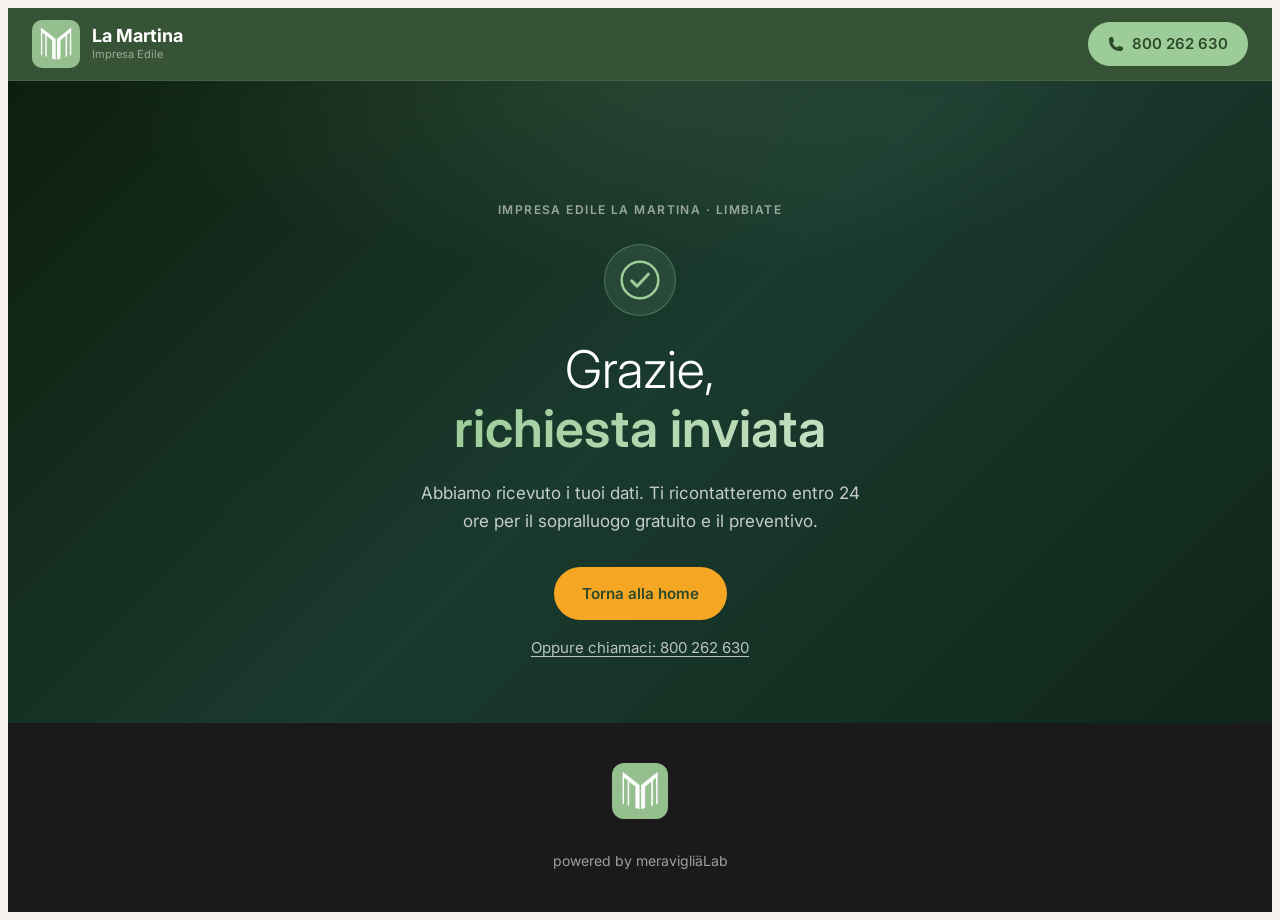
<file: thank-you/index.html>
<!DOCTYPE html>
<html lang="it">
<head>
  <meta charset="UTF-8">
  <meta name="viewport" content="width=device-width, initial-scale=1.0">
  <meta name="description" content="Richiesta inviata — Impresa Edile La Martina ti ricontatterà entro 24 ore.">
  <meta name="robots" content="noindex, nofollow">
  <meta name="theme-color" content="#2d4a2b">
  <title>Grazie per la richiesta | Impresa Edile La Martina</title>

  <link rel="canonical" href="https://www.impresaedilelamartina.it/thank-you">
  <link rel="icon" href="../Immagini/Logo.png" type="image/png">
  <link rel="apple-touch-icon" href="../Immagini/Logo.png">

  <link rel="preconnect" href="https://fonts.googleapis.com">
  <link rel="preconnect" href="https://fonts.gstatic.com" crossorigin>
  <link href="https://fonts.googleapis.com/css2?family=Inter:wght@300;400;500;600;700&display=swap" rel="stylesheet">
  <link rel="stylesheet" href="../css/styles.css">

  <!-- Meta Pixel Code -->
  <script>
  !function(f,b,e,v,n,t,s)
  {if(f.fbq)return;n=f.fbq=function(){n.callMethod?
  n.callMethod.apply(n,arguments):n.queue.push(arguments)};
  if(!f._fbq)f._fbq=n;n.push=n;n.loaded=!0;n.version='2.0';
  n.queue=[];t=b.createElement(e);t.async=!0;
  t.src=v;s=b.getElementsByTagName(e)[0];
  s.parentNode.insertBefore(t,s)}(window, document,'script',
  'https://connect.facebook.net/en_US/fbevents.js');
  fbq('init', '1640430614354430');
  fbq('track', 'PageView');
  fbq('track', 'Lead');
  </script>
  <noscript><img height="1" width="1" style="display:none"
  src="https://www.facebook.com/tr?id=1640430614354430&ev=PageView&noscript=1"
  /></noscript>
  <!-- End Meta Pixel Code -->
</head>
<body class="thankyou-page">

  <a href="#main" class="skip-link">Vai al contenuto principale</a>

  <header class="site-header" role="banner">
    <div class="site-header__inner">
      <a href="/" class="site-logo" aria-label="Impresa Edile La Martina — Torna alla home">
        <img
          class="site-logo__img"
          src="../Immagini/Logo.png"
          alt=""
          width="48"
          height="48"
          decoding="async">
        <span class="site-logo__text">
          <span class="site-logo__name">La Martina</span>
          <span class="site-logo__tagline">Impresa Edile</span>
        </span>
      </a>

      <a href="tel:800262630" class="btn-cta-nav">
        <svg class="icon" width="16" height="16" viewBox="0 0 24 24" fill="#2d4a2b" aria-hidden="true">
          <path fill-rule="evenodd" d="M1.5 4.5a3 3 0 013-3h1.372c.86 0 1.61.586 1.819 1.42l1.105 4.423a1.875 1.875 0 01-.694 1.955l-1.293.97c-.135.101-.164.249-.126.352a11.285 11.285 0 006.697 6.697c.103.038.25.009.352-.126l.97-1.293a1.875 1.875 0 011.955-.694l4.423 1.105c.834.209 1.42.959 1.42 1.82V19.5a3 3 0 01-3 3h-2.25C8.552 22.5 1.5 15.448 1.5 6.75V4.5z" clip-rule="evenodd"/>
        </svg>
        800 262 630
      </a>
    </div>
  </header>

  <main id="main" class="thankyou">
    <section class="thankyou__hero" aria-labelledby="thankyou-heading">
      <div class="thankyou__inner">
        <p class="thankyou__eyebrow animate-on-load animate-on-load--delay-1">
          Impresa Edile La Martina · Limbiate
        </p>

        <div class="thankyou__icon animate-on-load animate-on-load--delay-2" aria-hidden="true">
          <svg width="40" height="40" viewBox="0 0 24 24" fill="none">
            <circle cx="12" cy="12" r="11" stroke="currentColor" stroke-width="1.5"/>
            <path d="M7 12.5l3.2 3.2L17 8.5" stroke="currentColor" stroke-width="1.8" stroke-linecap="round" stroke-linejoin="round"/>
          </svg>
        </div>

        <h1 id="thankyou-heading" class="thankyou__title animate-on-load animate-on-load--delay-2">
          Grazie,<br>
          <span class="thankyou__title-accent">richiesta inviata</span>
        </h1>

        <p class="thankyou__text animate-on-load animate-on-load--delay-3">
          Abbiamo ricevuto i tuoi dati. Ti ricontatteremo entro 24 ore
          per il sopralluogo gratuito e il preventivo.
        </p>

        <div class="thankyou__actions animate-on-load animate-on-load--delay-4">
          <a href="/" class="thankyou__cta">Torna alla home</a>
          <a href="tel:800262630" class="thankyou__link">Oppure chiamaci: 800 262 630</a>
        </div>
      </div>
    </section>
  </main>

  <footer class="site-footer" role="contentinfo">
    <a href="/" class="site-footer__logo" aria-label="Impresa Edile La Martina">
      <img
        src="../Immagini/Logo.png"
        alt=""
        width="56"
        height="56"
        loading="lazy"
        decoding="async">
    </a>
    <p class="site-footer__credit">powered by meravigliäLab</p>
  </footer>

  <script src="../js/main.js" defer></script>
</body>
</html>
</file>
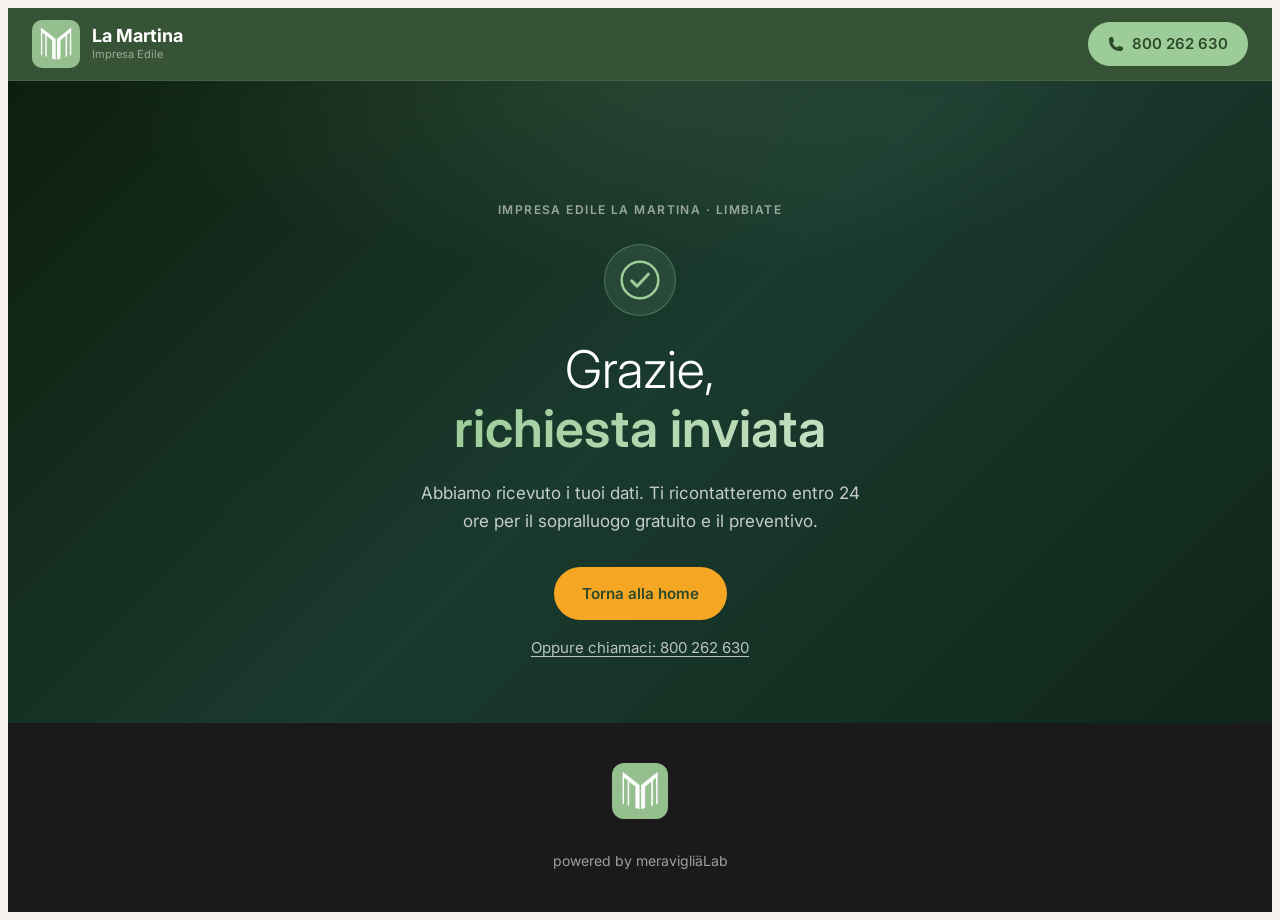
<file: thank-you.html>
<!DOCTYPE html>
<html lang="it">
<head>
  <meta charset="UTF-8">
  <meta http-equiv="refresh" content="0; url=/thank-you">
  <link rel="canonical" href="https://www.impresaedilelamartina.it/thank-you">
  <title>Reindirizzamento…</title>
  <script>location.replace("/thank-you");</script>
</head>
<body>
  <p><a href="/thank-you">Continua</a></p>
</body>
</html>
</file>
<file: css/styles.css>
/* ==========================================================================
   Impresa Edile La Martina — Design tokens & custom styles
   ========================================================================== */

:root {
  --color-accent: #9ccc98;
  --color-accent-light: #c5e0c3;
  --color-dark: #2d4a2b;
  --color-cta: #f5a623;
  --color-cta-light: #f7c96a;
  --color-bg-light: #f7f4ef;
  --color-text: #1a1a1a;
  --color-hero-dark: #0d1f0e;
  --color-hero-mid: #1a3a2e;
  --color-stats-dark: #0a1f14;

  /* Service icons — scala verde (scuro → chiaro) */
  --cat-green-1-from: #0a1f14;
  --cat-green-1-to: #1a3a2e;
  --cat-green-2-from: #152e18;
  --cat-green-2-to: #2d4a2b;
  --cat-green-3-from: #2d4a2b;
  --cat-green-3-to: #3f6b3c;
  --cat-green-4-from: #3f6b3c;
  --cat-green-4-to: #6a9e67;
  --cat-green-5-from: #6a9e67;
  --cat-green-5-to: #9ccc98;
  --cat-green-6-from: #9ccc98;
  --cat-green-6-to: #c5e0c3;
  --cat-green-7-from: #4a7d47;
  --cat-green-7-to: #7cb079;
  --cat-green-8-from: #87b584;
  --cat-green-8-to: #b8dbb6;

  --font-family: "Inter", system-ui, -apple-system, sans-serif;

  --header-height: 72px;
  --radius-pill: 9999px;
  --radius-card: 16px;
  --radius-btn: 12px;

  --shadow-cta: 0 8px 20px rgba(156, 204, 152, 0.35);
  --shadow-cta-lg: 0 8px 24px rgba(156, 204, 152, 0.4);

  --transition-fast: 0.2s ease;
  --transition-medium: 0.4s ease;
}

/* Base */
*,
*::before,
*::after {
  box-sizing: border-box;
}

html {
  scroll-behavior: smooth;
}

@media (prefers-reduced-motion: reduce) {
  html {
    scroll-behavior: auto;
  }

  *,
  *::before,
  *::after {
    animation-duration: 0.01ms !important;
    animation-iteration-count: 1 !important;
    transition-duration: 0.01ms !important;
  }
}

body {
  font-family: var(--font-family);
  font-size: 17px;
  color: var(--color-text);
  background-color: var(--color-bg-light);
  line-height: 1.55;
  -webkit-font-smoothing: antialiased;
}

/* Skip link — accessibilità */
.skip-link {
  position: absolute;
  top: -100%;
  left: 1rem;
  z-index: 1000;
  padding: 0.75rem 1.25rem;
  background: var(--color-accent);
  color: var(--color-dark);
  font-weight: 600;
  border-radius: var(--radius-btn);
  text-decoration: none;
}

.skip-link:focus {
  top: 1rem;
  outline: 2px solid #fff;
  outline-offset: 2px;
}

/* Icon utility */
.icon {
  display: inline-block;
  flex-shrink: 0;
  vertical-align: middle;
}

/* ==========================================================================
   Header
   ========================================================================== */

.site-header {
  position: sticky;
  top: 0;
  z-index: 50;
  background: rgba(45, 74, 43, 0.95);
  backdrop-filter: blur(12px);
  -webkit-backdrop-filter: blur(12px);
  border-bottom: 1px solid rgba(255, 255, 255, 0.08);
}

.site-header__inner {
  display: flex;
  align-items: center;
  justify-content: space-between;
  min-height: var(--header-height);
  padding: 0.75rem 1.5rem;
  max-width: 1280px;
  margin: 0 auto;
}

.site-logo {
  display: flex;
  align-items: center;
  gap: 0.75rem;
  text-decoration: none;
  color: #fff;
}

.site-logo:focus-visible {
  outline: 2px solid var(--color-accent);
  outline-offset: 4px;
  border-radius: 4px;
}

.site-logo__img {
  display: block;
  width: 48px;
  height: 48px;
  object-fit: contain;
  border-radius: 10px;
  flex-shrink: 0;
}

.site-logo__text {
  display: flex;
  flex-direction: column;
}

.site-logo__name {
  font-weight: 700;
  font-size: 1.125rem;
  line-height: 1.2;
}

.site-logo__tagline {
  display: none;
  font-size: 11px;
  font-weight: 400;
  color: rgba(255, 255, 255, 0.5);
}

@media (min-width: 768px) {
  .site-logo__tagline {
    display: block;
  }
}

.btn-cta-nav {
  display: inline-flex;
  align-items: center;
  gap: 0.5rem;
  padding: 0.625rem 1.25rem;
  background: var(--color-accent);
  color: var(--color-dark);
  font-weight: 600;
  font-size: 15px;
  border-radius: var(--radius-pill);
  text-decoration: none;
  border: none;
  cursor: pointer;
  transition: transform var(--transition-fast), box-shadow var(--transition-fast);
}

.btn-cta-nav:hover,
.btn-cta-nav:focus-visible {
  transform: translateY(-2px);
  box-shadow: var(--shadow-cta);
}

.btn-cta-nav:focus-visible {
  outline: 2px solid #fff;
  outline-offset: 2px;
}

/* ==========================================================================
   Hero
   ========================================================================== */

.hero {
  position: relative;
  background: linear-gradient(135deg, var(--color-hero-dark) 0%, var(--color-hero-mid) 50%, #0f2619 100%);
  padding: 4rem 1.5rem 10rem;
  overflow: hidden;
}

.hero::before {
  content: "";
  position: absolute;
  inset: 0;
  background: radial-gradient(ellipse 80% 60% at 50% 0%, rgba(156, 204, 152, 0.1) 0%, rgba(156, 204, 152, 0.08) 40%, transparent 70%);
  pointer-events: none;
}

.hero__inner {
  position: relative;
  max-width: 900px;
  margin: 0 auto;
  text-align: center;
}

.hero__tagline {
  display: block;
  font-size: 12px;
  font-weight: 600;
  letter-spacing: 2.5px;
  text-transform: uppercase;
  color: rgba(255, 255, 255, 0.72);
  margin-bottom: 1.5rem;
}

.hero__title {
  font-weight: 300;
  font-size: clamp(2.5rem, 6vw, 5.5rem);
  line-height: 1.1;
  color: #fff;
  margin: 0 0 1.5rem;
}

.hero__title-accent {
  display: block;
  background: linear-gradient(120deg, var(--color-accent), var(--color-accent-light));
  -webkit-background-clip: text;
  background-clip: text;
  -webkit-text-fill-color: transparent;
}

.hero__subtitle {
  font-size: 18px;
  font-weight: 400;
  line-height: 1.65;
  color: rgba(255, 255, 255, 0.82);
  max-width: 600px;
  margin: 0 auto 1.5rem;
}

.hero__cta {
  display: inline-flex;
  align-items: center;
  gap: 0.5rem;
  padding: 0.75rem 1.5rem;
  font-size: 16px;
  font-weight: 600;
  color: var(--color-dark);
  background: var(--color-cta);
  border-radius: var(--radius-pill);
  text-decoration: none;
  transition: transform var(--transition-fast), box-shadow var(--transition-fast);
}

.hero__cta:hover,
.hero__cta:focus-visible {
  transform: translateY(-2px);
  box-shadow: 0 8px 20px rgba(245, 166, 35, 0.35);
}

.hero__cta:focus-visible {
  outline: 2px solid #fff;
  outline-offset: 3px;
}

.hero--offer {
  padding: 4rem 1.5rem 5rem;
}

.hero__price {
  font-size: clamp(1.1875rem, 2.5vw, 1.5rem);
  font-weight: 400;
  color: rgba(255, 255, 255, 0.88);
  margin: 0 0 1.25rem;
}

.hero__price strong {
  display: block;
  margin-top: 0.25rem;
  font-size: clamp(2.5rem, 7vw, 4rem);
  font-weight: 700;
  line-height: 1;
  color: var(--color-cta);
}

.hero__actions {
  display: flex;
  flex-direction: column;
  align-items: center;
  gap: 1rem;
}

@media (min-width: 640px) {
  .hero__actions {
    flex-direction: row;
    justify-content: center;
    flex-wrap: wrap;
  }
}

.hero__link-secondary {
  font-size: 15px;
  font-weight: 500;
  color: rgba(255, 255, 255, 0.78);
  text-decoration: underline;
  text-underline-offset: 3px;
  transition: color var(--transition-fast);
}

.hero__link-secondary:hover,
.hero__link-secondary:focus-visible {
  color: #fff;
}

.hero__link-secondary:focus-visible {
  outline: 2px solid var(--color-accent);
  outline-offset: 4px;
  border-radius: 2px;
}

/* Hero entrance animations */
.animate-on-load {
  opacity: 0;
  transform: translateY(16px);
}

.animate-on-load.is-loaded {
  animation: fadeInUp 0.6s ease forwards;
}

.animate-on-load--delay-1.is-loaded { animation-delay: 0.1s; }
.animate-on-load--delay-2.is-loaded { animation-delay: 0.25s; }
.animate-on-load--delay-3.is-loaded { animation-delay: 0.4s; }
.animate-on-load--delay-4.is-loaded { animation-delay: 0.55s; }

@keyframes fadeInUp {
  to {
    opacity: 1;
    transform: translateY(0);
  }
}

/* ==========================================================================
   Services Catalog
   ========================================================================== */

.services-catalog {
  background: var(--color-bg-light);
  padding: 5rem 1.5rem;
  border-top: 1px solid rgba(0, 0, 0, 0.06);
}

.services-catalog__header {
  max-width: 640px;
  margin: 0 auto 2.5rem;
  text-align: center;
}

.services-catalog__eyebrow {
  font-size: 12px;
  font-weight: 600;
  letter-spacing: 2px;
  text-transform: uppercase;
  color: var(--color-dark);
  opacity: 0.6;
  margin: 0 0 0.75rem;
}

.services-catalog__title {
  font-size: clamp(1.75rem, 4vw, 2.5rem);
  font-weight: 600;
  color: var(--color-text);
  margin: 0 0 0.75rem;
  line-height: 1.2;
}

.services-catalog__intro {
  font-size: 17px;
  line-height: 1.65;
  color: rgba(0, 0, 0, 0.7);
  margin: 0;
}

.services-catalog__nav {
  display: flex;
  flex-direction: column;
  align-items: center;
  gap: 0.75rem;
  padding: 0.25rem 0 1rem;
  margin: 0 auto 2rem;
  max-width: 1100px;
}

.services-catalog__nav-all {
  display: flex;
  justify-content: center;
  width: 100%;
}

.services-catalog__nav-categories {
  display: flex;
  flex-wrap: nowrap;
  justify-content: center;
  gap: 0.5rem;
  width: 100%;
  overflow-x: auto;
  padding: 0 0.25rem;
  -webkit-overflow-scrolling: touch;
  scrollbar-width: none;
}

.services-catalog__nav-categories::-webkit-scrollbar {
  display: none;
}

.services-tab {
  flex-shrink: 0;
  padding: 0.5rem 1rem;
  font-family: inherit;
  font-size: 14px;
  font-weight: 500;
  color: rgba(0, 0, 0, 0.68);
  background: #fff;
  border: 1.5px solid rgba(0, 0, 0, 0.1);
  border-radius: var(--radius-pill);
  cursor: pointer;
  transition: background var(--transition-fast), color var(--transition-fast), border-color var(--transition-fast), transform var(--transition-fast);
  white-space: nowrap;
}

.services-tab:hover {
  border-color: var(--color-accent);
  color: var(--color-dark);
}

.services-tab.is-active {
  background: var(--color-dark);
  border-color: var(--color-dark);
  color: #fff;
}

.services-tab:focus-visible {
  outline: 2px solid var(--color-accent);
  outline-offset: 2px;
}

.services-catalog__panels {
  display: grid;
  grid-template-columns: 1fr;
  gap: 1.25rem;
  max-width: 1100px;
  margin: 0 auto;
}

.services-catalog__panels.is-focus-view {
  grid-template-columns: 1fr;
  max-width: 1080px;
}

@media (min-width: 640px) {
  .services-catalog__panels {
    grid-template-columns: repeat(2, 1fr);
    gap: 1.5rem;
  }

  .services-catalog__panels.is-focus-view {
    grid-template-columns: 1fr;
  }
}

@media (min-width: 1024px) {
  .services-catalog__panels {
    grid-template-columns: repeat(3, 1fr);
  }
}

@media (min-width: 1200px) {
  .services-catalog__panels {
    grid-template-columns: repeat(4, 1fr);
  }
}

.service-panel {
  display: flex;
  flex-direction: column;
  scroll-margin-top: calc(var(--header-height) + 1.5rem);
  transition: opacity 0.35s ease, transform 0.35s ease;
}

.service-panel__card {
  display: flex;
  flex-direction: column;
  flex: 1;
  background: #fff;
  border-radius: 20px;
  overflow: hidden;
  border: none;
  box-shadow: 0 4px 24px rgba(0, 0, 0, 0.08);
  transition: transform 0.35s ease, box-shadow var(--transition-fast);
}

.service-panel__detail {
  display: none;
}

.services-catalog__panels.is-focus-view .service-panel {
  background: transparent;
  border-radius: 0;
  box-shadow: none;
}

.services-catalog__panels.is-focus-view .service-panel__card {
  display: none;
}

.services-catalog__panels.is-focus-view .service-panel__detail {
  display: grid;
  grid-template-columns: 1fr;
  gap: 2rem;
  align-items: center;
  width: 100%;
}

@media (min-width: 768px) {
  .services-catalog__panels.is-focus-view .service-panel__detail {
    grid-template-columns: minmax(0, 1fr) minmax(0, 1.1fr);
    gap: 2.5rem 3rem;
  }
}

.service-panel__detail-content {
  display: flex;
  flex-direction: column;
  align-items: flex-start;
  text-align: left;
}

.service-panel__detail-title {
  margin: 0 0 1.25rem;
  font-size: clamp(1.5rem, 3vw, 2rem);
  font-weight: 700;
  line-height: 1.2;
  letter-spacing: -0.02em;
  color: var(--color-dark);
}

.service-panel__detail-text {
  margin: 0 0 1rem;
  font-size: 17px;
  line-height: 1.75;
  color: rgba(0, 0, 0, 0.72);
}

.service-panel__detail-text:last-of-type {
  margin-bottom: 0;
}

.service-panel__detail-media {
  position: relative;
  border-radius: 20px;
  overflow: hidden;
  box-shadow: 0 8px 32px rgba(0, 0, 0, 0.1);
}

.service-panel__detail-media .service-panel__photo-slot {
  position: relative;
  aspect-ratio: 4 / 3;
}

.service-panel.is-hidden {
  display: none;
}

.service-panel.is-filtered-in {
  animation: panelFadeIn 0.4s ease forwards;
}

@keyframes panelFadeIn {
  from {
    opacity: 0;
    transform: translateY(8px);
  }
  to {
    opacity: 1;
    transform: translateY(0);
  }
}

.service-panel__card:hover {
  transform: translateY(-4px);
  box-shadow: 0 12px 32px rgba(0, 0, 0, 0.12);
}

.services-catalog__panels.is-focus-view .service-panel:hover {
  transform: none;
}

.service-panel__media {
  position: relative;
  aspect-ratio: 4 / 3;
  overflow: hidden;
}

.service-panel__photo-slot {
  position: absolute;
  inset: 0;
  background: #e8ebe8;
}

.service-panel__photo-slot::after {
  content: attr(data-image);
  position: absolute;
  inset: 0;
  display: flex;
  align-items: center;
  justify-content: center;
  padding: 1rem;
  font-size: 11px;
  font-weight: 500;
  color: rgba(45, 74, 43, 0.45);
  text-align: center;
  pointer-events: none;
  z-index: 0;
  word-break: break-all;
}

.service-panel__img {
  position: relative;
  z-index: 1;
  width: 100%;
  height: 100%;
  object-fit: cover;
  display: block;
}

.service-panel--pronto .service-panel__photo-slot {
  background: linear-gradient(135deg, var(--cat-green-1-from), var(--cat-green-1-to));
}

.service-panel--manutenzione .service-panel__photo-slot {
  background: linear-gradient(135deg, var(--cat-green-2-from), var(--cat-green-2-to));
}

.service-panel--serramenti .service-panel__photo-slot {
  background: linear-gradient(135deg, var(--cat-green-3-from), var(--cat-green-3-to));
}

.service-panel--esterni .service-panel__photo-slot {
  background: linear-gradient(135deg, var(--cat-green-4-from), var(--cat-green-4-to));
}

.service-panel--ristrutturazione .service-panel__photo-slot {
  background: linear-gradient(135deg, var(--cat-green-5-from), var(--cat-green-5-to));
}

.service-panel--tetti .service-panel__photo-slot {
  background: linear-gradient(135deg, var(--cat-green-7-from), var(--cat-green-7-to));
}

.service-panel--facciate .service-panel__photo-slot {
  background: linear-gradient(135deg, var(--cat-green-8-from), var(--cat-green-8-to));
}

.service-panel--condomini .service-panel__photo-slot {
  background: linear-gradient(135deg, var(--cat-green-6-from), var(--cat-green-6-to));
}

.service-panel--pronto .service-panel__photo-slot::after,
.service-panel--manutenzione .service-panel__photo-slot::after,
.service-panel--serramenti .service-panel__photo-slot::after,
.service-panel--esterni .service-panel__photo-slot::after,
.service-panel--ristrutturazione .service-panel__photo-slot::after,
.service-panel--tetti .service-panel__photo-slot::after,
.service-panel--facciate .service-panel__photo-slot::after,
.service-panel--condomini .service-panel__photo-slot::after {
  color: rgba(255, 255, 255, 0.55);
}

.service-panel__title {
  flex-shrink: 0;
  width: 100%;
  margin: 0;
  padding: 0 0 0.25rem;
  font-size: clamp(0.8125rem, 2vw, 0.9375rem);
  font-weight: 600;
  letter-spacing: 0.08em;
  text-transform: uppercase;
  text-align: center;
  line-height: 1.35;
  color: var(--color-dark);
}

.service-panel__body {
  display: flex;
  flex-direction: column;
  align-items: center;
  flex: 1;
  min-height: 11rem;
  padding: 1.125rem 1.25rem 1.625rem;
  text-align: center;
}

.service-panel__text {
  flex: 1;
  display: flex;
  align-items: center;
  justify-content: center;
  width: 100%;
  margin: 0;
  font-size: 15px;
  line-height: 1.65;
  color: rgba(0, 0, 0, 0.72);
}

.service-panel__cta {
  display: inline-flex;
  align-items: center;
  justify-content: center;
  flex-shrink: 0;
  margin-top: 1rem;
  padding: 0.75rem 1.625rem;
  font-size: 14px;
  font-weight: 600;
  color: var(--color-dark);
  background: linear-gradient(135deg, var(--color-cta), var(--color-cta-light));
  border-radius: var(--radius-pill);
  text-decoration: none;
  white-space: nowrap;
  transition: transform var(--transition-fast), box-shadow var(--transition-fast);
}

.service-panel__cta:hover,
.service-panel__cta:focus-visible {
  transform: translateY(-2px);
  box-shadow: 0 8px 20px rgba(245, 166, 35, 0.35);
}

.service-panel__cta:focus-visible {
  outline: 2px solid var(--color-dark);
  outline-offset: 3px;
}

@media (prefers-reduced-motion: reduce) {
  .service-panel.is-filtered-in {
    animation: none;
  }
}

/* ==========================================================================
   Stats
   ========================================================================== */

.stats {
  background: linear-gradient(180deg, var(--color-stats-dark) 0%, var(--color-hero-mid) 100%);
  padding: 5rem 1.5rem;
}

.stats__grid {
  display: grid;
  grid-template-columns: 1fr;
  gap: 3rem;
  max-width: 1100px;
  margin: 0 auto;
}

@media (min-width: 768px) {
  .stats__grid {
    grid-template-columns: repeat(3, 1fr);
    gap: 2rem;
  }
}

.stat__number {
  font-size: clamp(3rem, 8vw, 4.875rem);
  font-weight: 300;
  line-height: 1;
  color: #fff;
  margin: 0 0 1rem;
}

.stat__title {
  font-size: clamp(1.375rem, 3.5vw, 1.75rem);
  font-weight: 600;
  line-height: 1.25;
  color: #fff;
  margin: 0 0 1rem;
  max-width: 280px;
}

.stat__description {
  font-size: 17px;
  font-weight: 400;
  line-height: 1.65;
  color: rgba(255, 255, 255, 0.82);
  max-width: 280px;
  margin: 0 0 1.25rem;
}

.stat__link {
  display: inline-flex;
  align-items: center;
  gap: 0.375rem;
  font-size: 15px;
  font-weight: 600;
  color: var(--color-accent);
  text-decoration: none;
  transition: gap var(--transition-fast);
}

.stat__link:hover,
.stat__link:focus-visible {
  gap: 0.625rem;
  text-decoration: underline;
}

.stat__link:focus-visible {
  outline: 2px solid var(--color-accent);
  outline-offset: 4px;
  border-radius: 2px;
}

.testimonial {
  background: rgba(255, 255, 255, 0.05);
  border: 1px solid rgba(255, 255, 255, 0.1);
  border-radius: var(--radius-card);
  backdrop-filter: blur(8px);
  -webkit-backdrop-filter: blur(8px);
  padding: 1.75rem;
}

.testimonial__quote-icon {
  color: var(--color-accent);
  margin-bottom: 1rem;
}

.testimonial__text {
  font-size: 16px;
  font-weight: 400;
  line-height: 1.7;
  color: rgba(255, 255, 255, 0.85);
  margin: 0 0 1.5rem;
  font-style: italic;
}

.testimonial__avatars {
  display: flex;
  margin-bottom: 0.75rem;
}

.testimonial__avatar {
  width: 36px;
  height: 36px;
  border-radius: 50%;
  background: linear-gradient(135deg, var(--color-accent), var(--color-accent-light));
  border: 2px solid var(--color-hero-mid);
  margin-left: -8px;
}

.testimonial__avatar:first-child {
  margin-left: 0;
}

.testimonial__author {
  font-size: 14px;
  font-weight: 600;
  color: #fff;
  margin: 0;
}

/* ==========================================================================
   Bagno dettaglio — come funziona
   ========================================================================== */

.bagno-dettaglio {
  background: var(--color-bg-light);
  padding: 4.5rem 1.5rem 5rem;
}

.bagno-dettaglio__inner {
  max-width: 1000px;
  margin: 0 auto;
}

.bagno-dettaglio__header {
  margin-bottom: 3rem;
}

.bagno-dettaglio__label {
  font-size: 12px;
  font-weight: 700;
  letter-spacing: 1.75px;
  text-transform: uppercase;
  color: var(--color-dark);
  opacity: 0.65;
  margin: 0 0 0.875rem;
}

.bagno-dettaglio__title {
  font-size: clamp(1.75rem, 4.5vw, 2.375rem);
  font-weight: 600;
  line-height: 1.2;
  color: var(--color-text);
  margin: 0 0 1.125rem;
}

.bagno-dettaglio__lead {
  font-size: 18px;
  line-height: 1.7;
  color: rgba(0, 0, 0, 0.72);
  margin: 0;
}

.bagno-dettaglio__steps {
  list-style: none;
  margin: 0 0 3.5rem;
  padding: 0;
  display: grid;
  gap: 0;
  border-radius: 16px;
  overflow: hidden;
  border: 1px solid rgba(0, 0, 0, 0.07);
  background: #fff;
}

.bagno-dettaglio__step {
  display: grid;
  grid-template-columns: auto 1fr;
  gap: 1.25rem;
  align-items: start;
  padding: 1.625rem 1.375rem;
  border-bottom: 1px solid rgba(0, 0, 0, 0.06);
}

.bagno-dettaglio__step:last-child {
  border-bottom: none;
}

@media (min-width: 640px) {
  .bagno-dettaglio__step {
    padding: 1.875rem 2.125rem;
    gap: 1.625rem;
  }
}

.bagno-dettaglio__step-num {
  display: flex;
  align-items: center;
  justify-content: center;
  width: 44px;
  height: 44px;
  flex-shrink: 0;
  font-size: 17px;
  font-weight: 700;
  color: var(--color-dark);
  background: var(--color-accent);
  border-radius: 50%;
}

.bagno-dettaglio__step-title {
  font-size: 1.25rem;
  font-weight: 600;
  color: var(--color-text);
  margin: 0 0 0.5rem;
}

.bagno-dettaglio__step-text {
  font-size: 16px;
  line-height: 1.65;
  color: rgba(0, 0, 0, 0.72);
  margin: 0;
}

.bagno-dettaglio__voci {
  margin-bottom: 3rem;
}

.bagno-dettaglio__voci-title {
  font-size: 1.375rem;
  font-weight: 600;
  color: var(--color-text);
  margin: 0 0 1.5rem;
}

.bagno-dettaglio__voci-grid {
  display: grid;
  grid-template-columns: 1fr;
  gap: 1rem;
}

@media (min-width: 640px) {
  .bagno-dettaglio__voci-grid {
    grid-template-columns: repeat(2, 1fr);
  }
}

@media (min-width: 900px) {
  .bagno-dettaglio__voci-grid {
    grid-template-columns: repeat(3, 1fr);
  }
}

.bagno-dettaglio__voce {
  padding: 1.375rem 1.5rem;
  background: #fff;
  border-radius: 12px;
  border: 1px solid rgba(0, 0, 0, 0.06);
}

.bagno-dettaglio__voce-title {
  font-size: 1.0625rem;
  font-weight: 600;
  color: var(--color-dark);
  margin: 0 0 0.625rem;
  padding-bottom: 0.5rem;
  border-bottom: 2px solid var(--color-accent);
  display: inline-block;
}

.bagno-dettaglio__voce-text {
  font-size: 16px;
  line-height: 1.6;
  color: rgba(0, 0, 0, 0.72);
  margin: 0;
}

.bagno-dettaglio__gallery {
  display: grid;
  grid-template-columns: 1fr;
  gap: 0.875rem;
  margin-bottom: 2.5rem;
}

@media (min-width: 640px) {
  .bagno-dettaglio__gallery {
    grid-template-columns: repeat(3, 1fr);
  }
}

.bagno-dettaglio__photo {
  margin: 0;
}

.bagno-dettaglio__photo-slot {
  position: relative;
  aspect-ratio: 4 / 3;
  border-radius: 12px;
  overflow: hidden;
  background: #e8ebe8;
}

.bagno-dettaglio__photo-slot::after {
  content: attr(data-image);
  position: absolute;
  inset: 0;
  display: flex;
  align-items: center;
  justify-content: center;
  padding: 0.75rem;
  font-size: 11px;
  font-weight: 500;
  color: rgba(45, 74, 43, 0.5);
  text-align: center;
  pointer-events: none;
  z-index: 0;
  word-break: break-all;
}

.bagno-dettaglio__img {
  position: relative;
  z-index: 1;
  width: 100%;
  height: 100%;
  object-fit: cover;
  display: block;
}

.bagno-dettaglio__cta-wrap {
  text-align: center;
  margin-top: 0.5rem;
}

.bagno-dettaglio__cta {
  display: inline-flex;
  align-items: center;
  gap: 0.5rem;
  padding: 0.875rem 1.75rem;
  font-size: 16px;
  font-weight: 600;
  color: var(--color-dark);
  background: var(--color-cta);
  border-radius: var(--radius-pill);
  text-decoration: none;
  transition: transform var(--transition-fast), box-shadow var(--transition-fast);
}

.bagno-dettaglio__cta:hover,
.bagno-dettaglio__cta:focus-visible {
  transform: translateY(-2px);
  box-shadow: 0 8px 20px rgba(245, 166, 35, 0.35);
}

.bagno-dettaglio__cta:focus-visible {
  outline: 2px solid var(--color-dark);
  outline-offset: 3px;
}

/* ==========================================================================
   Bathroom Promo (legacy)
   ========================================================================== */

.bathroom-promo {
  background: linear-gradient(135deg, var(--color-dark) 0%, var(--color-hero-mid) 100%);
  padding: 5rem 1.5rem;
}

.bathroom-promo__inner {
  max-width: 900px;
  margin: 0 auto;
}

.bathroom-promo__eyebrow {
  font-size: 12px;
  font-weight: 600;
  letter-spacing: 1.5px;
  text-transform: uppercase;
  color: var(--color-accent);
  margin: 0 0 0.75rem;
}

.bathroom-promo__title {
  font-size: clamp(2rem, 5vw, 2.75rem);
  font-weight: 600;
  line-height: 1.2;
  color: #fff;
  margin: 0 0 1rem;
  text-transform: uppercase;
}

.bathroom-promo__price {
  font-size: clamp(1.25rem, 3vw, 1.5rem);
  font-weight: 400;
  color: rgba(255, 255, 255, 0.9);
  margin: 0 0 1.25rem;
}

.bathroom-promo__price strong {
  font-size: clamp(2rem, 5vw, 2.5rem);
  font-weight: 700;
  color: var(--color-cta);
}

.bathroom-promo__intro {
  font-size: 16px;
  line-height: 1.6;
  color: rgba(255, 255, 255, 0.75);
  margin: 0 0 1.75rem;
  max-width: 560px;
}

.bathroom-promo__list {
  display: grid;
  grid-template-columns: repeat(2, minmax(0, 1fr));
  gap: 0.625rem 1.5rem;
  list-style: none;
  margin: 0 0 2rem;
  padding: 0;
  max-width: 480px;
}

@media (min-width: 640px) {
  .bathroom-promo__list {
    grid-template-columns: repeat(3, minmax(0, 1fr));
  }
}

.bathroom-promo__list li {
  position: relative;
  padding-left: 1.25rem;
  font-size: 15px;
  font-weight: 500;
  color: #fff;
}

.bathroom-promo__list li::before {
  content: "";
  position: absolute;
  left: 0;
  top: 0.55em;
  width: 6px;
  height: 6px;
  border-radius: 50%;
  background: var(--color-accent);
}

.bathroom-promo__cta {
  display: inline-flex;
  align-items: center;
  gap: 0.5rem;
  padding: 0.875rem 1.5rem;
  font-size: 15px;
  font-weight: 600;
  color: var(--color-dark);
  background: var(--color-cta);
  border-radius: var(--radius-btn, 8px);
  text-decoration: none;
  transition: transform var(--transition-fast), box-shadow var(--transition-fast);
}

.bathroom-promo__cta:hover,
.bathroom-promo__cta:focus-visible {
  transform: translateY(-2px);
  box-shadow: 0 8px 20px rgba(245, 166, 35, 0.35);
}

.bathroom-promo__cta:focus-visible {
  outline: 2px solid #fff;
  outline-offset: 4px;
}

/* ==========================================================================
   CTA Banner (legacy — kept for reference, section removed)
   ========================================================================== */

.cta-banner {
  background: linear-gradient(180deg, var(--color-hero-mid) 0%, var(--color-stats-dark) 100%);
  padding: 2.5rem 1.5rem;
  text-align: center;
}

.cta-banner__link {
  display: inline-flex;
  align-items: center;
  gap: 0.5rem;
  font-size: 15px;
  font-weight: 600;
  color: #fff;
  text-decoration: none;
  transition: gap var(--transition-fast);
}

.cta-banner__link:hover,
.cta-banner__link:focus-visible {
  gap: 0.875rem;
}

.cta-banner__link:focus-visible {
  outline: 2px solid var(--color-accent);
  outline-offset: 4px;
  border-radius: 4px;
}

/* ==========================================================================
   Visit Us
   ========================================================================== */

.visit {
  background: #fff;
  padding: 5rem 1.5rem;
}

.visit__inner {
  max-width: 720px;
  margin: 0 auto;
  text-align: center;
}

.visit__title {
  font-size: clamp(2rem, 5vw, 2.75rem);
  font-weight: 600;
  color: var(--color-text);
  margin: 0 0 0.75rem;
}

.visit__subtitle {
  font-size: 17px;
  font-weight: 400;
  line-height: 1.65;
  color: rgba(0, 0, 0, 0.7);
  margin: 0 0 1.5rem;
}

.visit__address {
  display: inline-flex;
  align-items: flex-start;
  gap: 0.625rem;
  font-style: normal;
  font-size: 16px;
  font-weight: 500;
  line-height: 1.55;
  color: var(--color-text);
  margin-bottom: 2rem;
  text-align: left;
}

.visit__phone {
  display: inline-block;
  margin-top: 0.375rem;
  font-weight: 400;
  color: rgba(0, 0, 0, 0.55);
}

.visit__map {
  border-radius: var(--radius-card);
  overflow: hidden;
  box-shadow: 0 8px 32px rgba(0, 0, 0, 0.1);
  border: 1px solid rgba(0, 0, 0, 0.08);
  margin-bottom: 1.5rem;
}

.visit__map-frame {
  display: block;
  width: 100%;
  height: 320px;
  border: 0;
}

@media (min-width: 640px) {
  .visit__map-frame {
    height: 400px;
  }
}

.visit__contact {
  margin-top: 0.5rem;
}

.visit__action-btn--solo {
  margin-bottom: 2rem;
}

.visit__action-btn {
  display: inline-flex;
  align-items: center;
  gap: 0.5rem;
  font-size: 16px;
  font-weight: 600;
  color: var(--color-dark);
  text-decoration: none;
  padding: 0.625rem 1.25rem;
  border-radius: var(--radius-pill);
  background: rgba(156, 204, 152, 0.15);
  transition: background var(--transition-fast), transform var(--transition-fast);
}

.visit__action-btn--phone {
  background: rgba(245, 166, 35, 0.15);
}

.visit__action-btn:hover,
.visit__action-btn:focus-visible {
  transform: translateY(-1px);
}

.visit__action-btn:hover,
.visit__action-btn:focus-visible {
  background: rgba(156, 204, 152, 0.3);
}

.visit__action-btn--phone:hover,
.visit__action-btn--phone:focus-visible {
  background: rgba(245, 166, 35, 0.28);
}

.visit__action-btn:focus-visible {
  outline: 2px solid var(--color-accent);
  outline-offset: 2px;
}

.visit__hours {
  max-width: 400px;
  margin: 0 auto;
  padding: 1.5rem;
  background: var(--color-bg-light);
  border-radius: var(--radius-card);
  border: 1px solid rgba(0, 0, 0, 0.06);
  text-align: left;
}

.visit__hours-title {
  display: flex;
  align-items: center;
  gap: 0.5rem;
  font-size: 15px;
  font-weight: 600;
  color: var(--color-text);
  margin: 0 0 1rem;
}

.visit__hours-title .icon {
  color: var(--color-accent);
}

.hours-list {
  margin: 0;
}

.hours-list__row {
  display: flex;
  justify-content: space-between;
  align-items: baseline;
  gap: 1rem;
  padding: 0.5rem 0;
  border-bottom: 1px solid rgba(0, 0, 0, 0.06);
  font-size: 14px;
}

.hours-list__row:last-child {
  border-bottom: none;
}

.hours-list__row dt {
  font-weight: 500;
  color: var(--color-text);
}

.hours-list__row dd {
  margin: 0;
  font-weight: 400;
  color: rgba(0, 0, 0, 0.65);
  text-align: right;
}

.hours-list__row--closed dd {
  color: rgba(0, 0, 0, 0.4);
  font-style: italic;
}

/* ==========================================================================
   Solutions
   ========================================================================== */

.solutions {
  background: var(--color-bg-light);
  padding: 5rem 1.5rem;
}

.solutions__grid {
  display: grid;
  grid-template-columns: 1fr;
  gap: 2rem;
  max-width: 1100px;
  margin: 0 auto;
}

@media (min-width: 768px) {
  .solutions__grid {
    grid-template-columns: repeat(2, 1fr);
  }

  .solutions__grid--single {
    grid-template-columns: 1fr;
    max-width: 720px;
    margin: 0 auto;
  }
}

.solution-card {
  background: #fff;
  border-radius: var(--radius-card);
  padding: 2rem;
  box-shadow: 0 4px 24px rgba(0, 0, 0, 0.06);
  transition: box-shadow var(--transition-fast), transform var(--transition-fast);
}

.solution-card:hover {
  box-shadow: 0 8px 32px rgba(0, 0, 0, 0.1);
  transform: translateY(-2px);
}

.solution-card__icon-wrap {
  display: flex;
  align-items: center;
  justify-content: center;
  width: 60px;
  height: 60px;
  border-radius: 12px;
  margin-bottom: 1.5rem;
}

.solution-card__icon-wrap--green {
  background: linear-gradient(135deg, var(--color-accent), var(--color-accent-light));
}

.solution-card__icon-wrap--amber {
  background: linear-gradient(135deg, var(--color-cta), var(--color-cta-light));
}

.solution-card__icon-wrap .icon {
  color: #fff;
}

.solution-card__category {
  display: block;
  font-size: 12px;
  font-weight: 600;
  letter-spacing: 1.5px;
  text-transform: uppercase;
  color: rgba(0, 0, 0, 0.5);
  margin-bottom: 0.75rem;
}

.solution-card__title {
  font-size: 28px;
  font-weight: 600;
  line-height: 1.25;
  color: var(--color-text);
  margin: 0 0 1rem;
}

.solution-card__description {
  font-size: 17px;
  font-weight: 400;
  line-height: 1.7;
  color: rgba(0, 0, 0, 0.75);
  margin: 0 0 1.5rem;
}

.solution-card__cta {
  display: inline-flex;
  align-items: center;
  gap: 0.375rem;
  font-size: 15px;
  font-weight: 600;
  color: var(--color-dark);
  text-decoration: none;
  transition: gap var(--transition-fast);
}

.solution-card__cta:hover,
.solution-card__cta:focus-visible {
  gap: 0.625rem;
  color: var(--color-accent);
}

.solution-card__cta:focus-visible {
  outline: 2px solid var(--color-accent);
  outline-offset: 4px;
  border-radius: 2px;
}

/* ==========================================================================
   Contact Form
   ========================================================================== */

.contact {
  background: #fff;
  padding: 5rem 1.5rem;
}

.contact__inner {
  max-width: 560px;
  margin: 0 auto;
}

.contact__heading {
  font-size: clamp(1.75rem, 4vw, 2.5rem);
  font-weight: 600;
  text-align: center;
  color: var(--color-text);
  margin: 0 0 0.75rem;
}

.contact__subtitle {
  font-size: 17px;
  font-weight: 400;
  text-align: center;
  color: rgba(0, 0, 0, 0.7);
  margin: 0 0 2.5rem;
}

.form-group {
  margin-bottom: 1.25rem;
}

.form-label {
  display: block;
  font-size: 15px;
  font-weight: 500;
  color: var(--color-text);
  margin-bottom: 0.375rem;
}

.form-label__optional {
  font-weight: 400;
  color: rgba(0, 0, 0, 0.45);
}

.form-input,
.form-select,
.form-textarea {
  width: 100%;
  padding: 0.75rem 1rem;
  font-family: inherit;
  font-size: 16px;
  color: var(--color-text);
  background: var(--color-bg-light);
  border: 1.5px solid rgba(0, 0, 0, 0.12);
  border-radius: var(--radius-btn);
  transition: border-color var(--transition-fast), background var(--transition-fast), box-shadow var(--transition-fast);
}

.form-input:focus,
.form-select:focus,
.form-textarea:focus {
  outline: none;
  border-color: var(--color-accent);
  background: #fff;
  box-shadow: 0 0 0 3px rgba(156, 204, 152, 0.2);
}

.form-input:invalid:not(:placeholder-shown),
.form-select:invalid:not(:placeholder-shown),
.form-textarea:invalid:not(:placeholder-shown) {
  border-color: #e53e3e;
}

.form-textarea {
  min-height: 120px;
  resize: vertical;
}

.form-checkbox-group {
  display: flex;
  align-items: flex-start;
  gap: 0.625rem;
  margin-bottom: 1.5rem;
}

.form-checkbox {
  width: 18px;
  height: 18px;
  margin-top: 2px;
  accent-color: var(--color-accent);
  flex-shrink: 0;
}

.form-checkbox-label {
  font-size: 14px;
  font-weight: 400;
  line-height: 1.55;
  color: rgba(0, 0, 0, 0.75);
}

.form-checkbox-label a {
  color: var(--color-accent);
  text-decoration: underline;
}

.form-checkbox-label a:hover,
.form-checkbox-label a:focus-visible {
  color: var(--color-dark);
}

.btn-submit {
  display: flex;
  align-items: center;
  justify-content: center;
  gap: 0.5rem;
  width: 100%;
  padding: 1rem 1.5rem;
  font-family: inherit;
  font-size: 16px;
  font-weight: 600;
  color: var(--color-dark);
  background: linear-gradient(135deg, var(--color-accent), var(--color-accent-light));
  border: none;
  border-radius: var(--radius-btn);
  cursor: pointer;
  transition: transform var(--transition-fast), box-shadow var(--transition-fast);
}

.btn-submit:hover:not(:disabled),
.btn-submit:focus-visible:not(:disabled) {
  transform: translateY(-2px);
  box-shadow: var(--shadow-cta-lg);
}

.btn-submit:focus-visible {
  outline: 2px solid var(--color-dark);
  outline-offset: 2px;
}

.btn-submit:disabled {
  opacity: 0.7;
  cursor: not-allowed;
}

.btn-submit__spinner {
  display: none;
  width: 18px;
  height: 18px;
  border: 2px solid rgba(45, 74, 43, 0.3);
  border-top-color: var(--color-dark);
  border-radius: 50%;
  animation: spin 0.8s linear infinite;
}

.btn-submit.is-loading .btn-submit__spinner {
  display: block;
}

.btn-submit.is-loading .btn-submit__icon,
.btn-submit.is-loading .btn-submit__text-default {
  display: none;
}

.btn-submit.is-loading .btn-submit__text-loading {
  display: inline;
}

.btn-submit__text-loading {
  display: none;
}

@keyframes spin {
  to { transform: rotate(360deg); }
}

.trust-signals {
  display: flex;
  flex-wrap: wrap;
  justify-content: center;
  gap: 1rem 1.5rem;
  margin-top: 2rem;
  padding-top: 2rem;
  border-top: 1px solid rgba(0, 0, 0, 0.08);
}

.trust-signal {
  display: inline-flex;
  align-items: center;
  gap: 0.375rem;
  font-size: 14px;
  color: rgba(0, 0, 0, 0.62);
}

.trust-signal .icon {
  color: var(--color-accent);
}

.form-success {
  display: none;
  padding: 1.25rem;
  background: rgba(156, 204, 152, 0.15);
  border: 1px solid var(--color-accent);
  border-radius: var(--radius-btn);
  text-align: center;
  color: var(--color-dark);
  font-weight: 500;
}

.form-success.is-visible {
  display: block;
}

.form-error {
  display: none;
  padding: 1.25rem;
  margin-bottom: 1rem;
  background: rgba(200, 60, 60, 0.08);
  border: 1px solid rgba(180, 50, 50, 0.35);
  border-radius: var(--radius-btn);
  text-align: center;
  color: #7a1f1f;
  font-weight: 500;
}

.form-error.is-visible {
  display: block;
}

/* ==========================================================================
   Thank you page
   ========================================================================== */

.thankyou-page {
  min-height: 100vh;
  display: flex;
  flex-direction: column;
}

.thankyou {
  flex: 1;
  display: flex;
}

.thankyou__hero {
  flex: 1;
  display: flex;
  align-items: center;
  justify-content: center;
  padding: calc(var(--header-height) + 3rem) 1.5rem 4rem;
  background:
    radial-gradient(ellipse 70% 50% at 50% 0%, rgba(156, 204, 152, 0.12), transparent 60%),
    linear-gradient(135deg, var(--color-hero-dark) 0%, var(--color-hero-mid) 50%, #0f2619 100%);
  color: #fff;
  text-align: center;
}

.thankyou__inner {
  max-width: 36rem;
  margin: 0 auto;
}

.thankyou__eyebrow {
  margin: 0 0 1.5rem;
  font-size: 0.75rem;
  font-weight: 600;
  letter-spacing: 0.12em;
  text-transform: uppercase;
  color: rgba(255, 255, 255, 0.55);
}

.thankyou__icon {
  display: inline-flex;
  align-items: center;
  justify-content: center;
  width: 4.5rem;
  height: 4.5rem;
  margin-bottom: 1.5rem;
  border-radius: 50%;
  color: var(--color-accent);
  background: rgba(156, 204, 152, 0.12);
  border: 1px solid rgba(156, 204, 152, 0.35);
}

.thankyou__title {
  margin: 0 0 1.25rem;
  font-size: clamp(2rem, 5vw, 3.25rem);
  font-weight: 300;
  line-height: 1.15;
}

.thankyou__title-accent {
  font-weight: 600;
  background: linear-gradient(120deg, var(--color-accent), var(--color-accent-light));
  -webkit-background-clip: text;
  background-clip: text;
  color: transparent;
}

.thankyou__text {
  margin: 0 auto 2rem;
  max-width: 28rem;
  font-size: 1.0625rem;
  line-height: 1.65;
  color: rgba(255, 255, 255, 0.75);
}

.thankyou__actions {
  display: flex;
  flex-direction: column;
  align-items: center;
  gap: 1rem;
}

.thankyou__cta {
  display: inline-flex;
  align-items: center;
  justify-content: center;
  padding: 0.9rem 1.75rem;
  border-radius: var(--radius-pill);
  font-weight: 600;
  font-size: 0.95rem;
  color: var(--color-dark);
  background: var(--color-cta);
  text-decoration: none;
  transition: transform 0.2s ease, box-shadow 0.2s ease;
}

.thankyou__cta:hover,
.thankyou__cta:focus-visible {
  transform: translateY(-2px);
  box-shadow: 0 8px 20px rgba(245, 166, 35, 0.35);
}

.thankyou__cta:focus-visible {
  outline: 2px solid var(--color-accent);
  outline-offset: 3px;
}

.thankyou__link {
  color: rgba(255, 255, 255, 0.7);
  font-size: 0.9375rem;
  text-decoration: underline;
  text-underline-offset: 3px;
}

.thankyou__link:hover,
.thankyou__link:focus-visible {
  color: #fff;
}

/* ==========================================================================
   Footer
   ========================================================================== */

.site-footer {
  background: var(--color-text);
  padding: 2.5rem 1.5rem;
  text-align: center;
}

.site-footer__logo {
  display: inline-block;
  margin-bottom: 1.5rem;
  line-height: 0;
  border-radius: 12px;
  overflow: hidden;
  transition: transform var(--transition-fast), opacity var(--transition-fast);
}

.site-footer__logo:hover {
  transform: translateY(-2px);
  opacity: 0.92;
}

.site-footer__logo:focus-visible {
  outline: 2px solid var(--color-accent);
  outline-offset: 4px;
  border-radius: 12px;
}

.site-footer__logo img {
  display: block;
  width: 56px;
  height: 56px;
  object-fit: contain;
}

.site-footer__links {
  display: flex;
  justify-content: center;
  gap: 0.5rem;
  margin-bottom: 1.25rem;
}

.site-footer__link {
  font-size: 15px;
  font-weight: 500;
  color: rgba(255, 255, 255, 0.78);
  text-decoration: none;
  transition: color var(--transition-fast);
}

.site-footer__link:hover,
.site-footer__link:focus-visible {
  color: #fff;
}

.site-footer__link:focus-visible {
  outline: 2px solid var(--color-accent);
  outline-offset: 4px;
  border-radius: 2px;
}

.site-footer__separator {
  color: rgba(255, 255, 255, 0.3);
}

.site-footer__credit {
  font-size: 14px;
  font-weight: 400;
  color: rgba(255, 255, 255, 0.58);
  margin: 0;
}

/* ==========================================================================
   Scroll reveal (sostituto Framer Motion whileInView)
   ========================================================================== */

.reveal {
  opacity: 0;
  transform: translateY(24px);
  transition: opacity 0.6s ease, transform 0.6s ease;
}

.reveal.is-visible {
  opacity: 1;
  transform: translateY(0);
}

.reveal--delay-1 { transition-delay: 0.15s; }
.reveal--delay-2 { transition-delay: 0.3s; }
.reveal--delay-3 { transition-delay: 0.45s; }
.reveal--delay-4 { transition-delay: 0.6s; }
.reveal--delay-5 { transition-delay: 0.75s; }

@media (prefers-reduced-motion: reduce) {
  .reveal {
    opacity: 1;
    transform: none;
    transition: none;
  }
}

/* Accessibility utility */
.visually-hidden {
  position: absolute;
  width: 1px;
  height: 1px;
  padding: 0;
  margin: -1px;
  overflow: hidden;
  clip: rect(0, 0, 0, 0);
  white-space: nowrap;
  border: 0;
}

/* Container utility */
.container {
  width: 100%;
  max-width: 1280px;
  margin: 0 auto;
  padding-left: 1.5rem;
  padding-right: 1.5rem;
}
</file>
